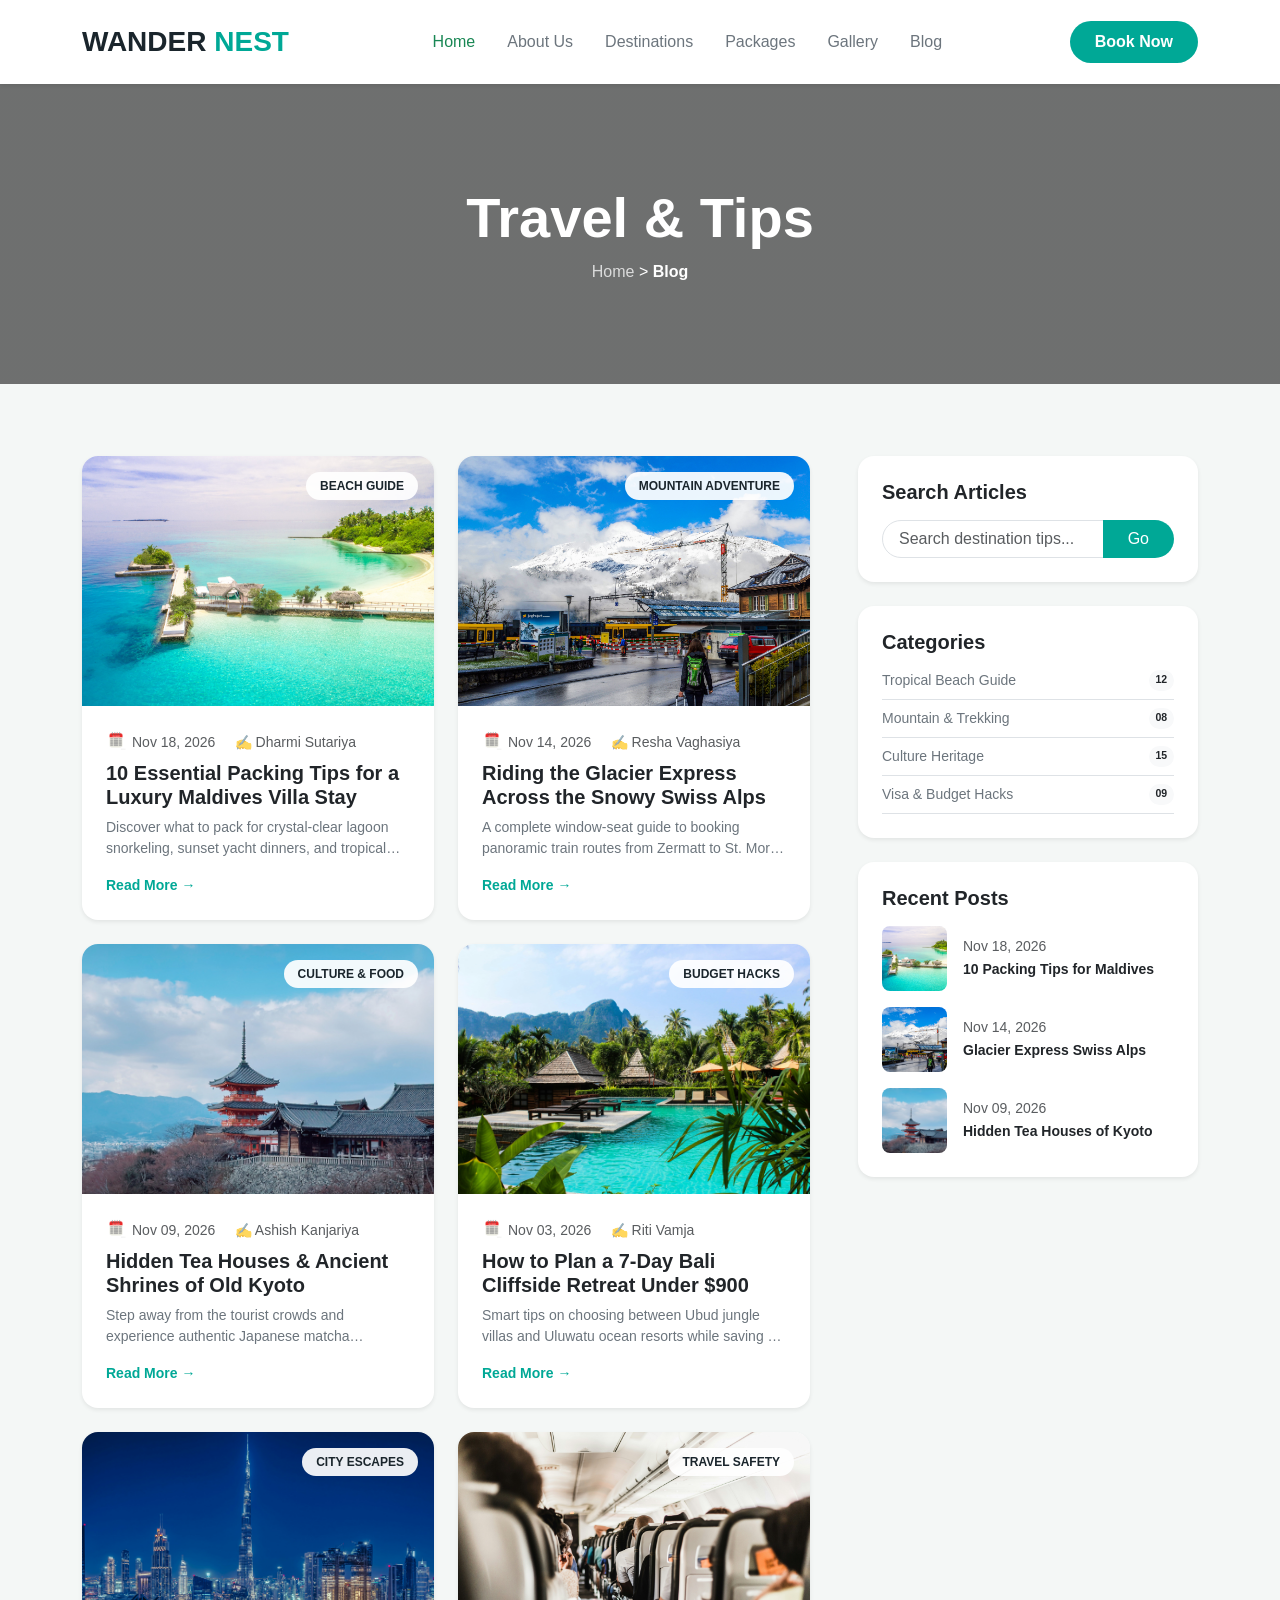
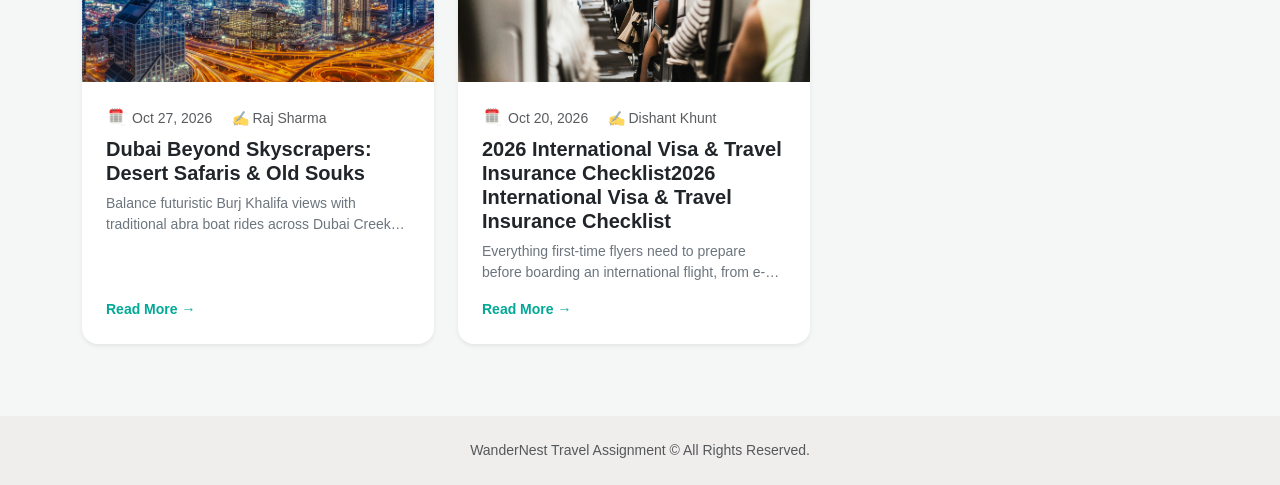
<file: blog.html>
<!DOCTYPE html>
<html lang="en">
<head>
    <meta charset="UTF-8">
    <meta name="viewport" content="width=device-width, initial-scale=1.0">
    <title>Travel Blog &amp; Stories - WanderNest Travel Agency</title>
    <!-- Bootstrap -->
    <link rel="stylesheet" href="./assets/plugins/bootstrap/bootstrap.min.css">
    <!-- External Style Sheet -->
    <link rel="stylesheet" href="./assets/css/style.css">
    <link rel="stylesheet" href="./assets/css/responsive.css">
</head>
<body>
    <!-- Header -->
    <header class="sticky-top shadow-sm bg-white">
        <nav class="navbar navbar-expand-lg navbar-light py-3">
            <div class="container">
                <a class="navbar-brand fw-bold fs-3 text-uppercase" href="index.html" style="color: var(--dark-slate-grey);">
                    Wander <span style="color: var(--primary-travel-teal);">Nest</span>
                </a>

                <!-- Fluid Harmburger Reponsive Toggle Mechinism Trigger Button -->
                <button class="navbar-toggler border-0" type="button" data-bs-toggle="collapse" 
                    data-bs-target="#wandernest_global_nav" aria-controls="wandernest_global_nav"
                    aria-expanded="false" aria-label="Toggle navigation">
                    <span class="navbar-toggler-icon"></span>
                </button>

                <!-- Menu Directory FLex columns wrapper Links grid -->
                <div class="collapse navbar-collapse" id="wandernest_global_nav">
                    <ul class="navbar-nav mx-auto mb-2 mb-lg-0 gap-3 fw-medium">
                        <li class="nav-item">
                            <a class="nav-link active px-2 text-success" href="index.html">Home</a>
                        </li>
                        <li class="nav-item">
                            <a class="nav-link px-2 text-secondary" href="about.html">About Us</a>
                        </li>
                        <li class="nav-item">
                            <a class="nav-link px-2 text-secondary" href="destinations.html">Destinations</a>
                        </li>
                        <li class="nav-item">
                            <a class="nav-link px-2 text-secondary" href="packages.html">Packages</a>
                        </li>
                        <li class="nav-item">
                            <a class="nav-link px-2 text-secondary" href="gallery.html">Gallery</a>
                        </li>
                        <li class="nav-item">
                            <a class="nav-link px-2 text-secondary" href="blog.html">Blog</a>
                        </li>
                    </ul>

                    <!-- Booking Triggler Control Module -->
                    <div class="d-flex">
                        <a href="contact.html" class="btn px-4 py-2 rounded-pill fw-semibold text-white" 
                        style="background-color: var(--primary-travel-teal); transition: var(--transition-smooth);">
                            Book Now
                        </a>
                    </div>
                </div>
            </div>
        </nav>
    </header>
    <main>
        <section class="packages_banner_section text-white d-flex align-items-center justify-content-center">
            <div class="container text-center wow animate_animated animate_fadeIn">
                <h1 class="display-4 fw-bold">Travel &amp; Tips</h1>
                <nav class="breadcrumb_trail fs-6 mt-2">
                    <a href="index.html" class="text-white opacity-75">Home</a> &gt; <span class="text-white fw-semibold">Blog</span>
                </nav>
            </div>
        </section>

        <!-- Blog Card List -->
        <section class="py-5">
            <div class="container py-4">
                <div class="row g-5">
                    <!-- LEFT COLUMN: 6 BLOG CARD GRID -->
                    <div class="col-12 col-lg-8">
                        <div class="row g-4" id="blogCardContainer">

                            <!-- Blog 01: -->
                            <div class="col-12 col-md-6 blog_card_item">
                                <article class="tour_card_wrapper bg-white shadow-sm h-100 border-0">
                                    <div class="tour_img_shell position-relative">
                                        <span class="category_tag_badge position-absolute">Beach Guide</span>
                                        <img src="./assets/images/destination/Maldives.jpg" alt="Maldives Packing">
                                    </div>
                                    <div class="p-4 d-flex flex-column flex-grow-1">
                                        <div class="text-muted small mb-2">
                                            <img src="./assets/images/icon/calendar.png" alt="Calendar" class="calendar_icon">Nov 18, 2026 &nbsp; &nbsp; ✍️ Dharmi Sutariya
                                        </div>
                                        <h5 class="fw-bold text-dark mb-2">10 Essential Packing Tips for a Luxury Maldives Villa Stay</h5>
                                        <p class="text-secondary small clamped_desc mb-3">
                                            Discover what to pack for crystal-clear lagoon snorkeling, sunset yacht dinners, and tropical island hopping without overpacking.
                                        </p>
                                        <a href="destination-detail.html" class="explore_link_btn fw-bold mt-auto">Read More →</a>
                                    </div>
                                </article>
                            </div>

                            <!-- Blog 02: -->
                            <div class="col-12 col-md-6 blog_card_item">
                                <article class="tour_card_wrapper bg-white shadow-sm h-100 border-0">
                                    <div class="tour_img_shell position-relative">
                                        <span class="category_tag_badge position-absolute">Mountain Adventure</span>
                                        <img src="./assets/images/destination/Swiss_alps.jpg" alt="Swiss Rail">
                                    </div>
                                    <div class="p-4 d-flex flex-column flex-grow-1">
                                        <div class="text-muted small mb-2">
                                            <img src="./assets/images/icon/calendar.png" alt="Calendar" class="calendar_icon">Nov 14, 2026 &nbsp; &nbsp; ✍️ Resha Vaghasiya
                                        </div>
                                        <h5 class="fw-bold text-dark mb-2">Riding the Glacier Express Across the Snowy Swiss Alps</h5>
                                        <p class="text-secondary small clamped_desc mb-3">
                                            A complete window-seat guide to booking panoramic train routes from Zermatt to St. Moritz during peak winter snowfall.
                                        </p>
                                        <a href="destination-detail.html" class="explore_link_btn fw-bold mt-auto">Read More →</a>
                                    </div>
                                </article>
                            </div>

                            <!-- Blog 03: -->
                            <div class="col-12 col-md-6 blog_card_item">
                                <article class="tour_card_wrapper bg-white shadow-sm h-100 border-0">
                                    <div class="tour_img_shell position-relative">
                                        <span class="category_tag_badge position-absolute">Culture &amp; Food</span>
                                        <img src="./assets/images/destination/kyoto.jpg" alt="Kyoto Temple">
                                    </div>
                                    <div class="p-4 d-flex flex-column flex-grow-1">
                                        <div class="text-muted small mb-2">
                                            <img src="./assets/images/icon/calendar.png" alt="Calendar" class="calendar_icon">Nov 09, 2026 &nbsp; &nbsp; ✍️ Ashish Kanjariya
                                        </div>
                                        <h5 class="fw-bold text-dark mb-2">Hidden Tea Houses &amp; Ancient Shrines of Old Kyoto</h5>
                                        <p class="text-secondary small clamped_desc mb-3">
                                            Step away from the tourist crowds and experience authentic Japanese matcha ceremonies in historic wooden alleys.
                                        </p>
                                        <a href="destination-detail.html" class="explore_link_btn fw-bold mt-auto">Read More →</a>
                                    </div>
                                </article>
                            </div>

                            <!-- Blog 04: -->
                            <div class="col-12 col-md-6 blog_card_item">
                                <article class="tour_card_wrapper bg-white shadow-sm h-100 border-0">
                                    <div class="tour_img_shell position-relative">
                                        <span class="category_tag_badge position-absolute">Budget Hacks</span>
                                        <img src="./assets/images/destination/bali_villa.jpg" alt="Bali Villas">
                                    </div>
                                    <div class="p-4 d-flex flex-column flex-grow-1">
                                        <div class="text-muted small mb-2">
                                            <img src="./assets/images/icon/calendar.png" alt="Calendar" class="calendar_icon">Nov 03, 2026 &nbsp; &nbsp; ✍️ Riti Vamja
                                        </div>
                                        <h5 class="fw-bold text-dark mb-2">How to Plan a 7-Day Bali Cliffside Retreat Under $900</h5>
                                        <p class="text-secondary small clamped_desc mb-3">
                                            Smart tips on choosing between Ubud jungle villas and Uluwatu ocean resorts while saving on private airport transfers.
                                        </p>
                                        <a href="destination-detail.html" class="explore_link_btn fw-bold mt-auto">Read More →</a>
                                    </div>
                                </article>
                            </div>

                            <!-- Blog 05: -->
                            <div class="col-12 col-md-6 blog_card_item">
                                <article class="tour_card_wrapper bg-white shadow-sm h-100 border-0">
                                    <div class="tour_img_shell position-relative">
                                        <span class="category_tag_badge position-absolute">City Escapes</span>
                                        <img src="./assets/images/destination/dubai.jpg" alt="Dubai">
                                    </div>
                                    <div class="p-4 d-flex flex-column flex-grow-1">
                                        <div class="text-muted small mb-2">
                                            <img src="./assets/images/icon/calendar.png" alt="Calendar" class="calendar_icon">Oct 27, 2026 &nbsp; &nbsp; ✍️ Raj Sharma
                                        </div>
                                        <h5 class="fw-bold text-dark mb-2">Dubai Beyond Skyscrapers: Desert Safaris & Old Souks</h5>
                                        <p class="text-secondary small clamped_desc mb-3">
                                            Balance futuristic Burj Khalifa views with traditional abra boat rides across Dubai Creek and stargazing desert camps.
                                        </p>
                                        <a href="destination-detail.html" class="explore_link_btn fw-bold mt-auto">Read More →</a>
                                    </div>
                                </article>
                            </div>

                            <!-- Blog 06: -->
                            <div class="col-12 col-md-6 blog_card_item">
                                <article class="tour_card_wrapper bg-white shadow-sm h-100 border-0">
                                    <div class="tour_img_shell position-relative">
                                        <span class="category_tag_badge position-absolute">Travel Safety</span>
                                        <img src="./assets/images/travel_img/Travel_safety.jpg" alt="Travel">
                                    </div>
                                    <div class="p-4 d-flex flex-column flex-grow-1">
                                        <div class="text-muted small mb-2">
                                            <img src="./assets/images/icon/calendar.png" alt="Calendar" class="calendar_icon">Oct 20, 2026 &nbsp; &nbsp; ✍️ Dishant Khunt
                                        </div>
                                        <h5 class="fw-bold text-dark mb-2">2026 International Visa & Travel Insurance Checklist2026 International Visa & Travel Insurance Checklist</h5>
                                        <p class="text-secondary small clamped_desc mb-3">
                                            Everything first-time flyers need to prepare before boarding an international flight, from e-visas to medical coverage.
                                        </p>
                                        <a href="destination-detail.html" class="explore_link_btn fw-bold mt-auto">Read More →</a>
                                    </div>
                                </article>
                            </div>

                        </div>
                    </div>

                    <!-- RIGHT COLUMN: SIDEBAR WIDGETS -->
                    <aside class="col-12 col-lg-4">
                        <!-- Search Widget -->
                        <div class="bg-white p-4 rounded-4 shadow-sm mb-4">
                            <h5 class="fw-bold text-dark mb-3">Search Articles</h5>
                            <div class="input-group">
                                <input type="text" id="blogSearchInput" class="form-control rounded-start-pill px-3" placeholder="Search destination tips...">
                                <button class="btn text-white rounded-end-pill px-4" type="button" style="background-color: var(--primary-travel-teal);">Go</button>
                            </div>
                        </div>

                        <!-- Categories Widget -->
                        <div class="bg-white p-4 rounded-4 shadow-sm mb-4">
                            <h5 class="fw-bold text-dark mb-3">Categories</h5>
                            <ul class="list-unstyled d-flex flex-column gap-2 m-0 small">
                                <li class="d-flex justify-content-between border-bottom pb-2">
                                    <a href="#" class="text-secondary fw-medium">Tropical Beach Guide</a>
                                    <span class="badge bg-light text-dark rounded-pill">12</span>
                                </li>
                                <li class="d-flex justify-content-between border-bottom pb-2">
                                    <a href="#" class="text-secondary fw-medium">Mountain &amp; Trekking</a>
                                    <span class="badge bg-light text-dark rounded-pill">08</span>
                                </li>
                                <li class="d-flex justify-content-between border-bottom pb-2">
                                    <a href="#" class="text-secondary fw-medium">Culture Heritage</a>
                                    <span class="badge bg-light text-dark rounded-pill">15</span>
                                </li>
                                <li class="d-flex justify-content-between border-bottom pb-2">
                                    <a href="#" class="text-secondary fw-medium">Visa &amp; Budget Hacks</a>
                                    <span class="badge bg-light text-dark rounded-pill">09</span>
                                </li>
                            </ul>
                        </div>

                        <!-- Recent Post Widget -->
                        <div class="bg-white p-4 rounded-4 shadow-sm">
                            <h5 class="fw-bold text-dark mb-3">Recent Posts</h5>
                            <div class="d-flex flex-column gap-3">
                                <div class="d-flex align-items-center gap-3">
                                    <img src="./assets/images/destination/Maldives.jpg" class="rounded-3" style="width: 65px; height: 65px; object-fit: cover;" alt="Recent 1">
                                    <div>
                                        <span class="text-muted small d-block">Nov 18, 2026</span>
                                        <a href="destination-detail.html" class="fw-bold text-dark small">10 Packing Tips for Maldives</a>
                                    </div>
                                </div>
                                <div class="d-flex align-items-center gap-3">
                                    <img src="./assets/images/destination/Swiss_alps.jpg" class="rounded-3" style="width: 65px; height: 65px; object-fit: cover;" alt="Recent 2">
                                    <div>
                                        <span class="text-muted small d-block">Nov 14, 2026</span>
                                        <a href="destination-detail.html" class="fw-bold text-dark small">Glacier Express Swiss Alps</a>
                                    </div>
                                </div>
                                <div class="d-flex align-items-center gap-3">
                                    <img src="./assets/images/destination/kyoto.jpg" class="rounded-3" style="width: 65px; height: 65px; object-fit: cover;" alt="Recent 3">
                                    <div>
                                        <span class="text-muted small d-block">Nov 09, 2026</span>
                                        <a href="destination-detail.html" class="fw-bold text-dark small">Hidden Tea Houses of Kyoto</a>
                                    </div>
                                </div>
                            </div>
                        </div>
                    </aside>
                </div>
            </div>
        </section>
    </main>
    <!-- Footer Area -->
    <footer style="background-color: #f0eeed;" class="py-4 text-center text-muted small">
        WanderNest Travel Assignment &copy; All Rights Reserved.
    </footer>

    <script src="assets/plugins/jquery.min.js"></script>
    <script src="assets/plugins/bootstrap/bootstrap.bundle.min.js"></script>
    <script src="assets/plugins/wow.min.js"></script>

    <script>
        new WOW({ animateClass: 'animate__animated' }).init();

        // Live Sidebar Blog Search Filter
        document.getElementById('blogSearchInput').addEventListener('keyup', function() {
            const query = this.value.toLowerCase();
            document.querySelectorAll('.blog_card_item').forEach(card => {
                const text = card.innerText.toLowerCase();
                card.style.display = text.includes(query) ? 'block' : 'none';
            });
        });
    </script>
</body>
</html>
</file>
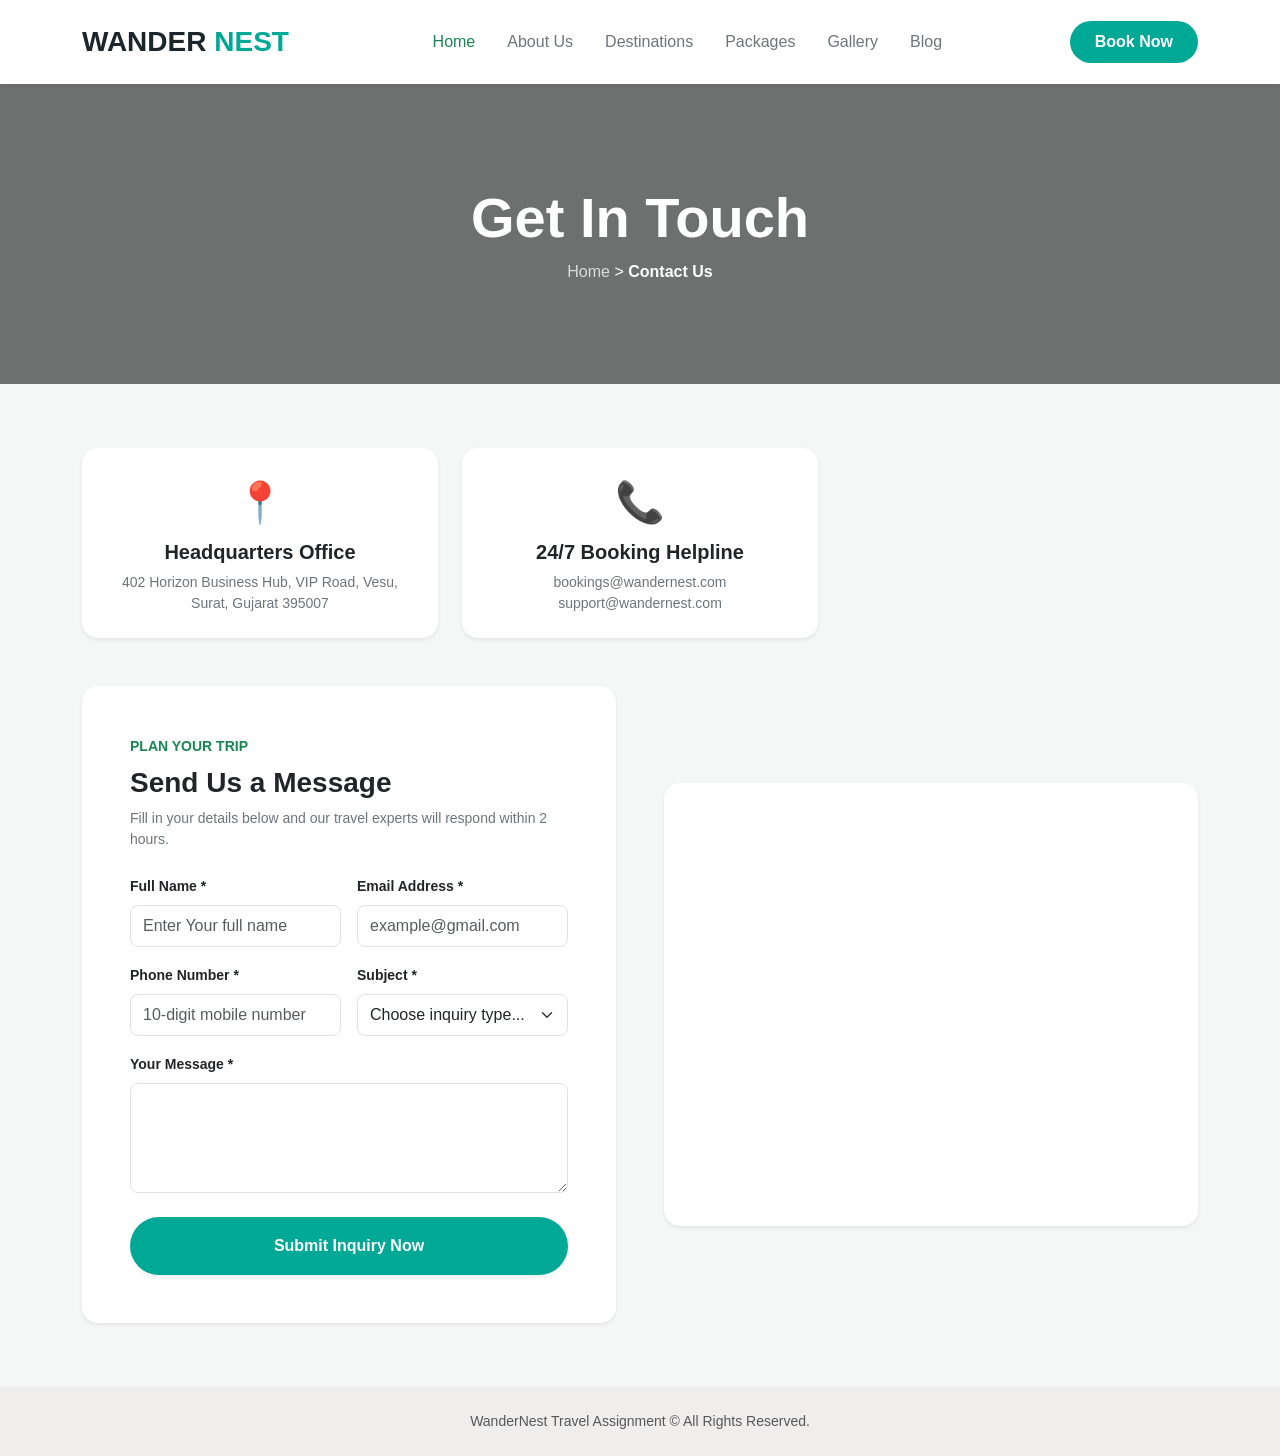
<file: contact.html>
<!DOCTYPE html>
<html lang="en">
<head>
    <meta charset="UTF-8">
    <meta name="viewport" content="width=device-width, initial-scale=1.0">
    <title>Contact &amp; Book Now - WanderNest Travel Agency</title>

    <!-- Bootstrap 5 CSS -->
    <link rel="stylesheet" href="./assets/plugins/bootstrap/bootstrap.min.css">
    <!-- Custom External CSS -->
    <link rel="stylesheet" href="/assets/css/style.css">
    <link rel="stylesheet" href="./assets/css/responsive.css">
</head>
<body>
    <!-- Header -->
    <header class="sticky-top shadow-sm bg-white">
        <nav class="navbar navbar-expand-lg navbar-light py-3">
            <div class="container">
                <a class="navbar-brand fw-bold fs-3 text-uppercase" href="index.html" style="color: var(--dark-slate-grey);">
                    Wander <span style="color: var(--primary-travel-teal);">Nest</span>
                </a>

                <!-- Fluid Harmburger Reponsive Toggle Mechinism Trigger Button -->
                <button class="navbar-toggler border-0" type="button" data-bs-toggle="collapse" 
                    data-bs-target="#wandernest_global_nav" aria-controls="wandernest_global_nav"
                    aria-expanded="false" aria-label="Toggle navigation">
                    <span class="navbar-toggler-icon"></span>
                </button>

                <!-- Menu Directory FLex columns wrapper Links grid -->
                <div class="collapse navbar-collapse" id="wandernest_global_nav">
                    <ul class="navbar-nav mx-auto mb-2 mb-lg-0 gap-3 fw-medium">
                        <li class="nav-item">
                            <a class="nav-link active px-2 text-success" href="index.html">Home</a>
                        </li>
                        <li class="nav-item">
                            <a class="nav-link px-2 text-secondary" href="about.html">About Us</a>
                        </li>
                        <li class="nav-item">
                            <a class="nav-link px-2 text-secondary" href="destinations.html">Destinations</a>
                        </li>
                        <li class="nav-item">
                            <a class="nav-link px-2 text-secondary" href="packages.html">Packages</a>
                        </li>
                        <li class="nav-item">
                            <a class="nav-link px-2 text-secondary" href="gallery.html">Gallery</a>
                        </li>
                        <li class="nav-item">
                            <a class="nav-link px-2 text-secondary" href="blog.html">Blog</a>
                        </li>
                    </ul>

                    <!-- Booking Triggler Control Module -->
                    <div class="d-flex">
                        <a href="contact.html" class="btn px-4 py-2 rounded-pill fw-semibold text-white" 
                        style="background-color: var(--primary-travel-teal); transition: var(--transition-smooth);">
                            Book Now
                        </a>
                    </div>
                </div>
            </div>
        </nav>
    </header>
    <main>
        <section class="contact_banner_section text-white d-flex align-items-center justify-content-center">
            <div class="container text-center wow animate__animated animate_fadeIn">
                <h1 class="display-4 fw-bold">Get In Touch</h1>
                <nav class="breadcrumb_trail fs-6 mt-2">
                    <a href="index.html" class="text-white opacity-75">Home</a> &gt; <span class="text-white fw-semibold">Contact Us</span>
                </nav>
            </div>
        </section>

        <!-- ADDRESS INFO CARDS -->
        <section class="py-5">
            <div class="container py-3">
                <div class="row g-4 mb-5 text-center">
                    <div class="col-12 col-md-4">
                        <div class="icon_box_card bg-white p-4 rounded-4 shadow-sm h-100">
                            <div class="fs-1 mb-2">📍</div>
                            <h5 class="fw-bold text-dark">Headquarters Office</h5>
                            <p class="text-secondary small m-0">
                                402 Horizon Business Hub, VIP Road, Vesu, Surat, Gujarat 395007
                            </p>
                        </div>
                    </div>
                    <div class="col-12 col-md-4">
                        <div class="icon_box_card bg-white p-4 rounded-4 shadow-sm h-100">
                            <div class="fs-1 mb-2">📞</div>
                            <h5 class="fw-bold text-dark">24/7 Booking Helpline</h5>
                            <p class="text-secondary small m-0">
                                bookings@wandernest.com<br>support@wandernest.com
                            </p>
                        </div>
                    </div>
                </div>

                <!-- CONTACT FORM (VALIDATION) + GOOGLE MAP -->
                <div class="row g-5 align-items-center">
                    <!-- LEFT: Validate Contact Form -->
                    <div class="col-12 col-lg-6">
                        <div class="bg-white p-4 p-md-5 rounded-4 shadow-sm h-100">
                            <span class="text-uppercase fw-bold text-success small">Plan Your Trip</span>
                            <h3 class="fw-bold text-dark my-2">Send Us a Message</h3>
                            <p class="text-secondary small mb-4">
                                Fill in your details below and our travel experts will respond within 2 hours.
                            </p>

                            <form id="contactBookingForm">
                                <div class="row g-3">
                                    <div class="col-12 col-md-6">
                                        <label class="form-label small fw-bold text-dark">Full Name *</label>
                                        <input type="text" class="form-control rounded-3 py-2" placeholder="Enter Your full name" minlength="3" required>
                                    </div>
                                    <div class="col-12 col-md-6">
                                        <label class="form-label small fw-bold text-dark">Email Address *</label>
                                        <input type="text" class="form-control rounded-3 py-2" placeholder="example@gmail.com" required>
                                    </div>
                                    <div class="col-12 col-md-6">
                                        <label class="form-label small fw-bold text-dark">Phone Number *</label>
                                        <input type="text" class="form-control rounded-3 py-2" placeholder="10-digit mobile number" pattern="[0-9]{10}" title="Please Enter a 10 digits phone number" required>
                                    </div>
                                    <div class="col-12 col-md-6">
                                        <label class="form-label small fw-bold text-dark">Subject *</label>
                                        <select class="form-select rounded-3 py-2 required">
                                            <option value="">Choose inquiry type...</option>
                                            <option value="booking">Tour Package Booking</option>
                                            <option value="custom">Custom Itinerary Request</option>
                                            <option value="visa">Visa &amp; Flight Support</option>
                                        </select>
                                    </div>
                                    <div class="col-12">
                                        <label class="form-label small fw-bold text-dark">Your Message *</label>
                                        <textarea class="form-control rounded-3" rows="4" placeholder="Tell us your preferred destination, dates, and number of guests..."
                                            minlength="10" required>
                                        </textarea>
                                    </div>
                                    <div class="col-12 mt-4">
                                        <button type="submit" class="btn w-100 py-3 rounded-pill fw-bold text-white shadow-sm" style="background-color: var(--primary-travel-teal);">
                                            Submit Inquiry Now
                                        </button>
                                    </div>
                                </div>
                            </form>
                        </div>
                    </div>

                    <!-- Right: Google Map Iframe -->
                    <div class="col-12 col-lg-6">
                        <div class="bg-white p-2 rounded-4 shadow-sm h-100 overflow-hidden" style="min-height: 420px;">
                            <iframe 
                                src="https://www.google.com/maps/embed?pb=!1m18!1m12!1m3!1d119066.41709455666!2d72.73988484335938!3d21.159340299999998!2m3!1f0!2f0!3f0!3m2!1i1024!2i768!4f13.1!3m3!1m2!1s0x3be04e59411d1563%3A0xfe4558290938b042!2sSurat%2C%20Gujarat!5e0!3m2!1sen!2sin!4v1700000000000!5m2!1sen!2sin" 
                                width="100%" 
                                height="100%" 
                                style="border:0; border-radius: 14px; min-height: 420px;" 
                                allowfullscreen="" 
                                loading="lazy" 
                                referrerpolicy="no-referrer-when-downgrade">
                            </iframe>
                        </div>
                    </div>
                </div>
            </div>
        </section>
    </main>

    <!-- WORKING BOOTSTRAP SUCCESS MODAL -->
    <div class="modal fade" id="bookingSuccessModal" tabindex="1" aria-hidden="true">
        <div class="modal-dialog modal-dialog-centered">
            <div class="modal-content rounded-4 border-0 shadow p-4 text-center">
                <div class="modal-body">
                    <div class="display-3 text-success mb-3">✅</div>
                    <h3 class="fw-bold text-dark">Inquiry Sent Successfully!</h3>
                    <p class="text-secondary small mt-2 mb-4">
                        Thank you form contacting <strong>WanderNest</strong>. Our senior travel consultant has received your request and will call or email you shortly.
                    </p>
                    <button type="button" class="btn px-5 py-2 rounded-pill fw-bold text-white" data-bs-dismiss="modal" style="background-color: var(--primary-travel-teal);">
                        Done
                    </button>
                </div>
            </div>
        </div>
    </div>

    <!-- Footer Area -->
    <footer style="background-color: #f0eeed;" class="py-4 text-center text-muted small">
        WanderNest Travel Assignment &copy; All Rights Reserved.
    </footer>

    <script src="assets/plugins/jquery.min.js"></script>
    <script src="assets/plugins/bootstrap/bootstrap.bundle.min.js"></script>
    <script src="assets/plugins/wow.min.js"></script>

    <script>
        new WOW({ animateClass: 'animate__animated' }).init();

        // Form Submit Handler -> Triggers Bootstrap Modal
        document.getElementById('contactBookingForm').addEventListener('submit', function(e) {
            e.preventDefault();
            const successModal = new bootstrap.Modal(document.getElementById('bookingSuccessModal'));
            successModal.show();
            this.reset();
        });
    </script>

</body>
</html>
</file>
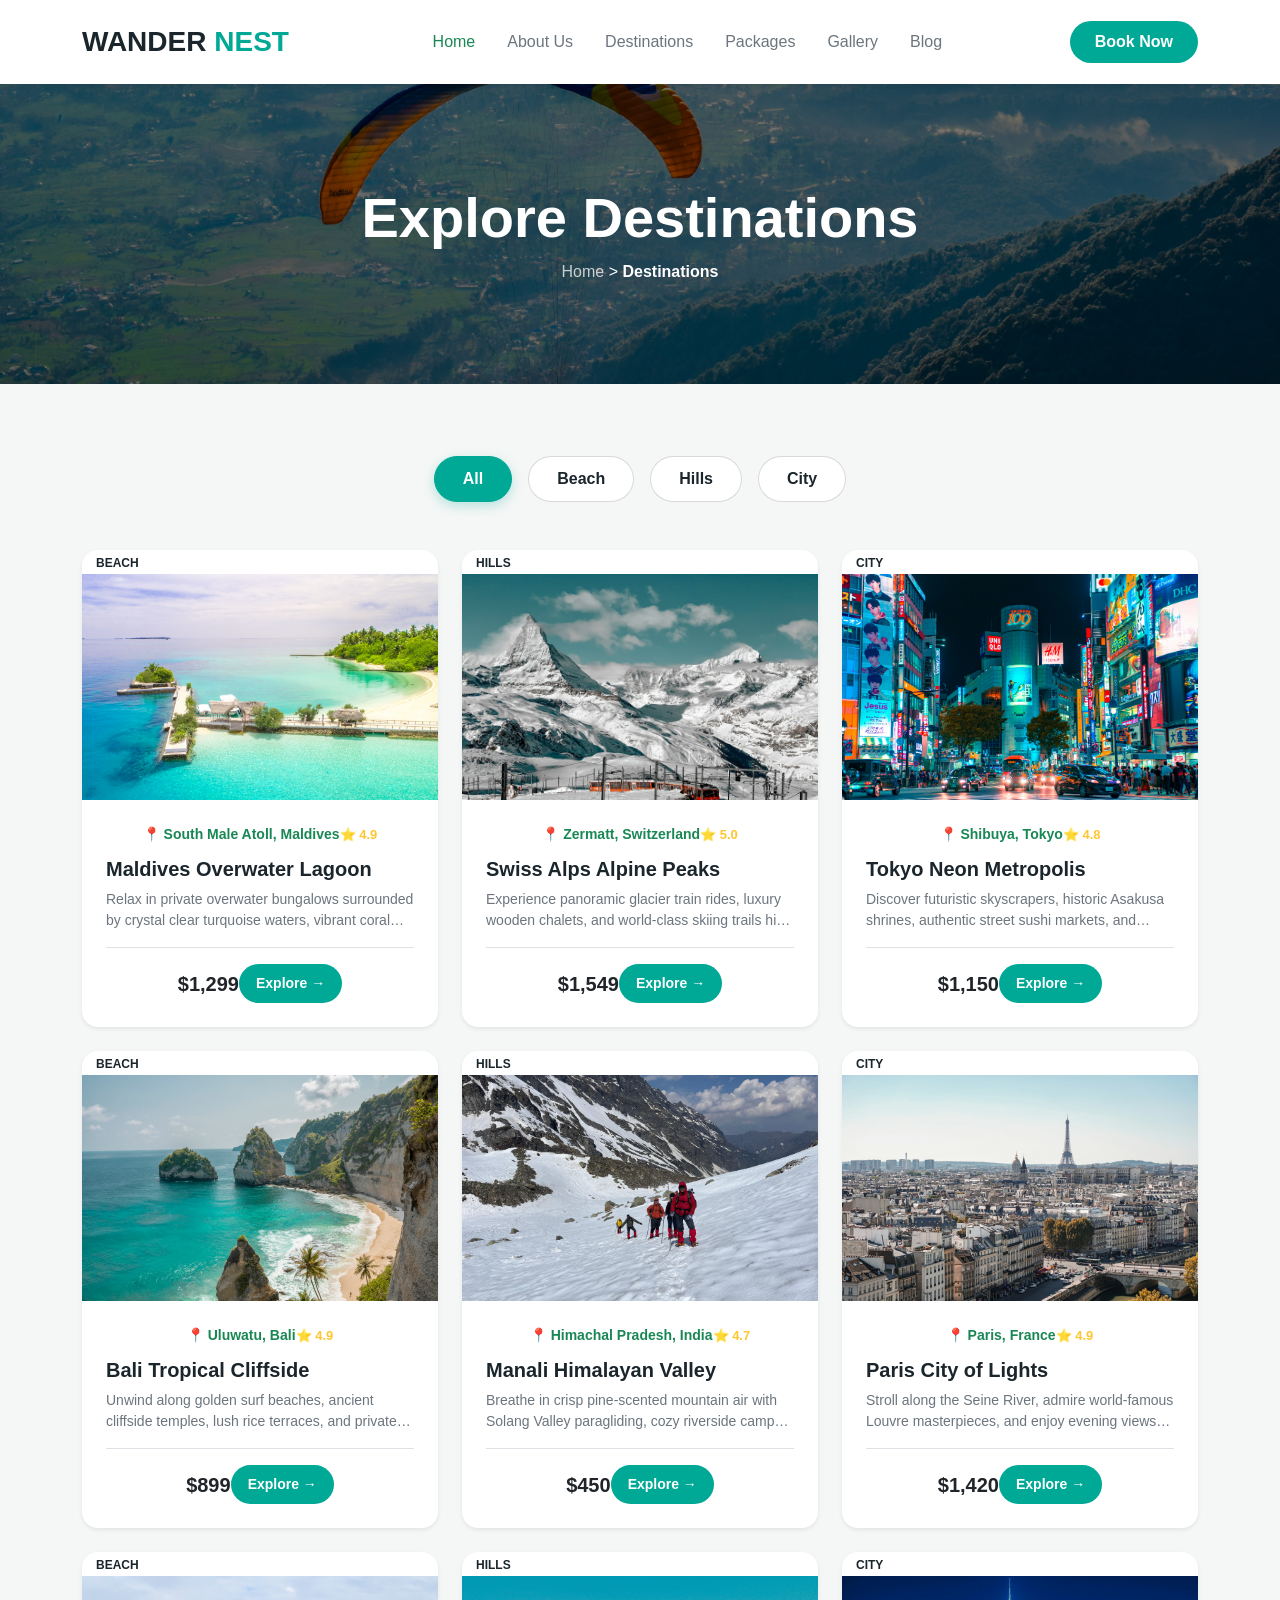
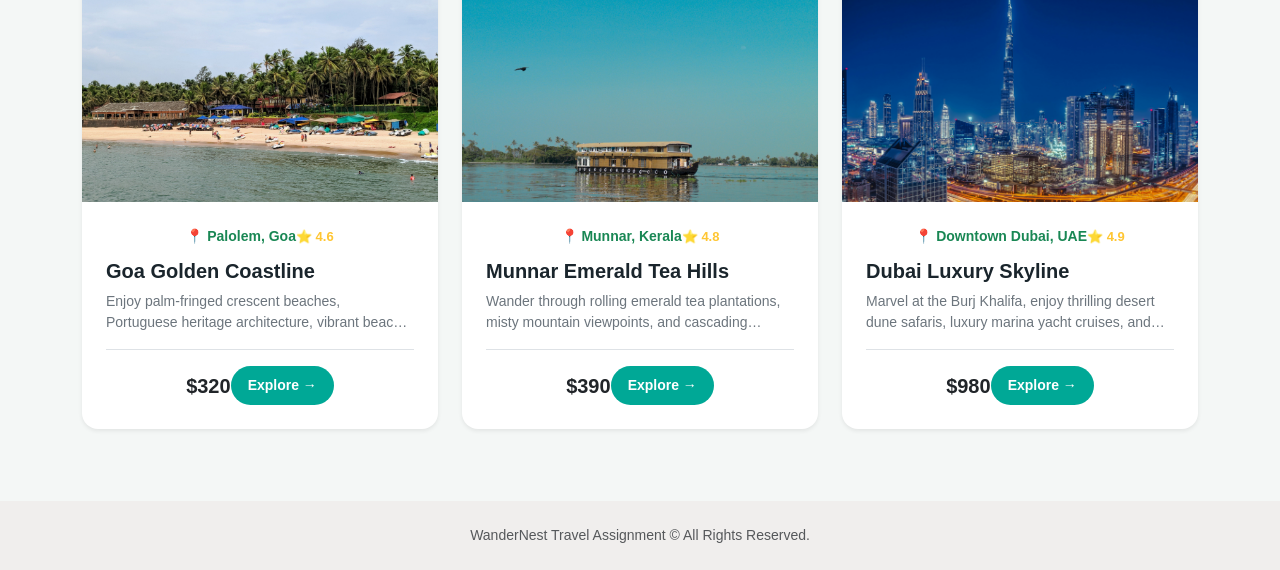
<file: destinations.html>
<!DOCTYPE html>
<html lang="en">
<head>
    <meta charset="UTF-8">
    <meta name="viewport" content="width=device-width, initial-scale=1.0">
    <title>Destinations - WanderNest Travel Agency</title>
    <!-- Bootstrap CSS -->
    <link rel="stylesheet" href="./assets/plugins/bootstrap/bootstrap.min.css">
    <!-- Animation Module -->
    <link
        rel="stylesheet"
        href="https://cdnjs.cloudflare.com/ajax/libs/animate.css/4.1.1/animate.min.css"
    />
    <!-- Custom External CSS -->
    <link rel="stylesheet" href="./assets/css/style.css">
    <link rel="stylesheet" href="./assets/css/responsive.css">
</head>
<body>
    <!-- HEADER -->
    <header class="sticky-top shadow-sm bg-white">
        <nav class="navbar navbar-expand-lg navbar-light py-3">
            <div class="container">
                <a class="navbar-brand fw-bold fs-3 text-uppercase" href="index.html" style="color: var(--dark-slate-grey);">
                    Wander <span style="color: var(--primary-travel-teal);">Nest</span>
                </a>

                <!-- Fluid Harmburger Reponsive Toggle Mechinism Trigger Button -->
                <button class="navbar-toggler border-0" type="button" data-bs-toggler="collapse" 
                    data-bs-target="#wandernest_global_nav" aria-controls="wandernest_global_nav"
                    aria-expanded="false" aria-label="Toggle navigation">
                    <span class="navbar-toggler-icon"></span>
                </button>

                <!-- Menu Directory FLex columns wrapper Links grid -->
                <div class="collapse navbar-collapse" id="wandernest_global_nav">
                    <ul class="navbar-nav mx-auto mb-2 mb-lg-0 gap-3 fw-medium">
                        <li class="nav-item">
                            <a class="nav-link active px-2 text-success" href="index.html">Home</a>
                        </li>
                        <li class="nav-item">
                            <a class="nav-link px-2 text-secondary" href="about.html">About Us</a>
                        </li>
                        <li class="nav-item">
                            <a class="nav-link px-2 text-secondary" href="destinations.html">Destinations</a>
                        </li>
                        <li class="nav-item">
                            <a class="nav-link px-2 text-secondary" href="packages.html">Packages</a>
                        </li>
                        <li class="nav-item">
                            <a class="nav-link px-2 text-secondary" href="gallery.html">Gallery</a>
                        </li>
                        <li class="nav-item">
                            <a class="nav-link px-2 text-secondary" href="blog.html">Blog</a>
                        </li>
                    </ul>

                    <!-- Booking Triggler Control Module -->
                    <div class="d-flex">
                        <a href="contact.html" class="btn px-4 py-2 rounded-pill fw-semibold text-white" 
                        style="background-color: var(--primary-travel-teal); transition: var(--transition-smooth);">
                            Book Now
                        </a>
                    </div>
                </div>
            </div>
        </nav>
    </header>
    <main>
        <!-- Page Banner With BreadCrumb -->
        <section class="dest_banner_section text-white d-flex align-items-center justify-content-center">
            <div class="container text-center wow animate_animated animate_fadeIn">
                <h1 class="display-4 fw-bold">Explore Destinations</h1>
                <nav class="breadcrumb_trail fs-6 mt-2">
                    <a href="index.html" class="text-white opacity-75">Home</a> &gt; <span class="text-white fw-semibold">Destinations</span>
                </nav>
            </div>
        </section>

        <!-- Destinations Grid -->
        <section class="destinations_catelog py-5">
            <div class="container py-4">
                <div class="d-flex justify-content-center flex-wrap gap-3 mb-5 wow animate_animated animate_fadeInUp">
                    <button class="btn filter_btn active_filter" onclick="filterDestinations('all',this)">All</button>
                    <button class="btn filter_btn" onclick="filterDestinations('beach',this)">Beach</button>
                    <button class="btn filter_btn" onclick="filterDestinations('hills',this)">Hills</button>
                    <button class="btn filter_btn" onclick="filterDestinations('city',this)">City</button>
                </div>

                <div class="row g-4" id="destinations_grid">
                    <!-- Card 01: Mardives (Beach) -->
                    <div class="col-12 col-md-6 col-lg-4 dest_item" data-category="beach">
                        <div class="tour_card_wrapper shadow-sm bg-white h-100 border-0">
                            <div class="tour_img_shell position-relative">
                                <span class="category_tag_badge position-absoulte">Beach</span>
                                <img src="./assets/images/destination/Maldives.jpg" alt="Maldives" class="img-fluid">
                            </div>
                            <div class="tour_body_content p-4 d-flex flex-column flex-grow-1">
                                <div class="d-flex justify-content-center align-items-center mb-1">
                                    <span class="text-success small fw-bold">📍 South Male Atoll, Maldives</span>
                                    <span class="tour_rating fw-bold">⭐ 4.9</span>
                                </div>
                                <h4 class="tour_item_title my-2">Maldives Overwater Lagoon</h4>
                                <p class="text-secondary small clamped_desc mb-3">
                                    Relax in private overwater bungalows surrounded by crystal clear turquoise waters, vibrant coral reefs, and sunset cruises.
                                </p>
                                <div class="tour_footer_action border-top pt-3 mt-auto d-flex justify-content-center align-items-center">
                                    <span class="fs-5 fw-bold text-dark">$1,299</span>
                                    <a href="destination-detail.html" class="btn btn-sm px-3 py-2 rounded-pill text-white fw-semibold"
                                    style="background-color: var(--primary-travel-teal);">Explore →</a>
                                </div>
                            </div>
                        </div>
                    </div>

                    <!-- Card 02: Swiss Alps (Hills) -->
                    <div class="col-12 col-md-6 col-lg-4 dest_item" data-category="hills">
                        <div class="tour_card_wrapper shadow-sm bg-white h-100 border-0">
                            <div class="tour_img_shell position-relative">
                                <span class="category_tag_badge position-absoulte">Hills</span>
                                <img src="./assets/images/destination/switezaland.jpg" alt="Zermatt" class="img-fluid">
                            </div>
                            <div class="tour_body_content p-4 d-flex flex-column flex-grow-1">
                                <div class="d-flex justify-content-center align-items-center mb-1">
                                    <span class="text-success small fw-bold">📍 Zermatt, Switzerland</span>
                                    <span class="tour_rating fw-bold">⭐ 5.0</span>
                                </div>
                                <h4 class="tour_item_title my-2">Swiss Alps Alpine Peaks</h4>
                                <p class="text-secondary small clamped_desc mb-3">
                                    Experience panoramic glacier train rides, luxury wooden chalets, and world-class skiing trails high in the snowy Alps.
                                </p>
                                <div class="tour_footer_action border-top pt-3 mt-auto d-flex justify-content-center align-items-center">
                                    <span class="fs-5 fw-bold text-dark">$1,549</span>
                                    <a href="destination-detail.html" class="btn btn-sm px-3 py-2 rounded-pill text-white fw-semibold"
                                    style="background-color: var(--primary-travel-teal);">Explore →</a>
                                </div>
                            </div>
                        </div>
                    </div>

                    <!-- Card 03: Tokyo (City) -->
                    <div class="col-12 col-md-6 col-lg-4 dest_item" data-category="city">
                        <div class="tour_card_wrapper shadow-sm bg-white h-100 border-0">
                            <div class="tour_img_shell position-relative">
                                <span class="category_tag_badge position-absoulte">city</span>
                                <img src="./assets/images/destination/tokyo.jpg" alt="Tokyo Japan" class="img-fluid">
                            </div>
                            <div class="tour_body_content p-4 d-flex flex-column flex-grow-1">
                                <div class="d-flex justify-content-center align-items-center mb-1">
                                    <span class="text-success small fw-bold">📍 Shibuya, Tokyo</span>
                                    <span class="tour_rating fw-bold">⭐ 4.8</span>
                                </div>
                                <h4 class="tour_item_title my-2">Tokyo Neon Metropolis</h4>
                                <p class="text-secondary small clamped_desc mb-3">
                                    Discover futuristic skyscrapers, historic Asakusa shrines, authentic street sushi markets, and bustling nightlife districts.
                                </p>
                                <div class="tour_footer_action border-top pt-3 mt-auto d-flex justify-content-center align-items-center">
                                    <span class="fs-5 fw-bold text-dark">$1,150</span>
                                    <a href="destination-detail.html" class="btn btn-sm px-3 py-2 rounded-pill text-white fw-semibold"
                                    style="background-color: var(--primary-travel-teal);">Explore →</a>
                                </div>
                            </div>
                        </div>
                    </div>
                    
                    <!-- Card 04: Bali -->
                    <div class="col-12 col-md-6 col-lg-4 dest_item" data-category="Beach">
                        <div class="tour_card_wrapper shadow-sm bg-white h-100 border-0">
                            <div class="tour_img_shell position-relative">
                                <span class="category_tag_badge position-absoulte">Beach</span>
                                <img src="./assets/images/destination/Bali.jpg" alt="Bali" class="img-fluid">
                            </div>
                            <div class="tour_body_content p-4 d-flex flex-column flex-grow-1">
                                <div class="d-flex justify-content-center align-items-center mb-1">
                                    <span class="text-success small fw-bold">📍 Uluwatu, Bali</span>
                                    <span class="tour_rating fw-bold">⭐ 4.9</span>
                                </div>
                                <h4 class="tour_item_title my-2">Bali Tropical Cliffside</h4>
                                <p class="text-secondary small clamped_desc mb-3">
                                    Unwind along golden surf beaches, ancient cliffside temples, lush rice terraces, and private infinity pool villas.
                                </p>
                                <div class="tour_footer_action border-top pt-3 mt-auto d-flex justify-content-center align-items-center">
                                    <span class="fs-5 fw-bold text-dark">$899</span>
                                    <a href="destination-detail.html" class="btn btn-sm px-3 py-2 rounded-pill text-white fw-semibold"
                                    style="background-color: var(--primary-travel-teal);">Explore →</a>
                                </div>
                            </div>
                        </div>
                    </div>

                    <!-- Card 05: Himachal -->
                    <div class="col-12 col-md-6 col-lg-4 dest_item" data-category="hills">
                        <div class="tour_card_wrapper shadow-sm bg-white h-100 border-0">
                            <div class="tour_img_shell position-relative">
                                <span class="category_tag_badge position-absoulte">Hills</span>
                                <img src="./assets/images/destination/Himachal.jpg" alt="Himachal Pradesh" class="img-fluid">
                            </div>
                            <div class="tour_body_content p-4 d-flex flex-column flex-grow-1">
                                <div class="d-flex justify-content-center align-items-center mb-1">
                                    <span class="text-success small fw-bold">📍  Himachal Pradesh, India</span>
                                    <span class="tour_rating fw-bold">⭐ 4.7</span>
                                </div>
                                <h4 class="tour_item_title my-2">Manali Himalayan Valley</h4>
                                <p class="text-secondary small clamped_desc mb-3">
                                    Breathe in crisp pine-scented mountain air with Solang Valley paragliding, cozy riverside camps, and snowy passes.
                                </p>
                                <div class="tour_footer_action border-top pt-3 mt-auto d-flex justify-content-center align-items-center">
                                    <span class="fs-5 fw-bold text-dark">$450</span>
                                    <a href="destination-detail.html" class="btn btn-sm px-3 py-2 rounded-pill text-white fw-semibold"
                                    style="background-color: var(--primary-travel-teal);">Explore →</a>
                                </div>
                            </div>
                        </div>
                    </div>

                    <!-- Card 06: Paris -->
                    <div class="col-12 col-md-6 col-lg-4 dest_item" data-category="city">
                        <div class="tour_card_wrapper shadow-sm bg-white h-100 border-0">
                            <div class="tour_img_shell position-relative">
                                <span class="category_tag_badge position-absoulte">City</span>
                                <img src="./assets/images/destination/paris.jpg" alt="paris" class="img-fluid">
                            </div>
                            <div class="tour_body_content p-4 d-flex flex-column flex-grow-1">
                                <div class="d-flex justify-content-center align-items-center mb-1">
                                    <span class="text-success small fw-bold">📍 Paris, France</span>
                                    <span class="tour_rating fw-bold">⭐ 4.9</span>
                                </div>
                                <h4 class="tour_item_title my-2">Paris City of Lights</h4>
                                <p class="text-secondary small clamped_desc mb-3">
                                    Stroll along the Seine River, admire world-famous Louvre masterpieces, and enjoy evening views from the Eiffel Tower.
                                </p>
                                <div class="tour_footer_action border-top pt-3 mt-auto d-flex justify-content-center align-items-center">
                                    <span class="fs-5 fw-bold text-dark">$1,420</span>
                                    <a href="destination-detail.html" class="btn btn-sm px-3 py-2 rounded-pill text-white fw-semibold"
                                    style="background-color: var(--primary-travel-teal);">Explore →</a>
                                </div>
                            </div>
                        </div>
                    </div>

                    <!-- Card 07: Goa -->
                    <div class="col-12 col-md-6 col-lg-4 dest_item" data-category="beach">
                        <div class="tour_card_wrapper shadow-sm bg-white h-100 border-0">
                            <div class="tour_img_shell position-relative">
                                <span class="category_tag_badge position-absoulte">Beach</span>
                                <img src="./assets/images/destination/goa_beach.jpg" alt="Goa" class="img-fluid">
                            </div>
                            <div class="tour_body_content p-4 d-flex flex-column flex-grow-1">
                                <div class="d-flex justify-content-center align-items-center mb-1">
                                    <span class="text-success small fw-bold">📍 Palolem, Goa</span>
                                    <span class="tour_rating fw-bold">⭐ 4.6</span>
                                </div>
                                <h4 class="tour_item_title my-2">Goa Golden Coastline</h4>
                                <p class="text-secondary small clamped_desc mb-3">
                                    Enjoy palm-fringed crescent beaches, Portuguese heritage architecture, vibrant beach shacks, and thrilling water sports.
                                </p>
                                <div class="tour_footer_action border-top pt-3 mt-auto d-flex justify-content-center align-items-center">
                                    <span class="fs-5 fw-bold text-dark">$320</span>
                                    <a href="destination-detail.html" class="btn btn-sm px-3 py-2 rounded-pill text-white fw-semibold"
                                    style="background-color: var(--primary-travel-teal);">Explore →</a>
                                </div>
                            </div>
                        </div>
                    </div>

                    <!-- Card 08: Kerala -->
                    <div class="col-12 col-md-6 col-lg-4 dest_item" data-category="hills">
                        <div class="tour_card_wrapper shadow-sm bg-white h-100 border-0">
                            <div class="tour_img_shell position-relative">
                                <span class="category_tag_badge position-absoulte">Hills</span>
                                <img src="./assets/images/destination/kerala.jpg" alt="Kerala" class="img-fluid">
                            </div>
                            <div class="tour_body_content p-4 d-flex flex-column flex-grow-1">
                                <div class="d-flex justify-content-center align-items-center mb-1">
                                    <span class="text-success small fw-bold">📍 Munnar, Kerala</span>
                                    <span class="tour_rating fw-bold">⭐ 4.8</span>
                                </div>
                                <h4 class="tour_item_title my-2">Munnar Emerald Tea Hills</h4>
                                <p class="text-secondary small clamped_desc mb-3">
                                    Wander through rolling emerald tea plantations, misty mountain viewpoints, and cascading waterfalls in South India.
                                </p>
                                <div class="tour_footer_action border-top pt-3 mt-auto d-flex justify-content-center align-items-center">
                                    <span class="fs-5 fw-bold text-dark">$390</span>
                                    <a href="destination-detail.html" class="btn btn-sm px-3 py-2 rounded-pill text-white fw-semibold"
                                    style="background-color: var(--primary-travel-teal);">Explore →</a>
                                </div>
                            </div>
                        </div>
                    </div>

                    <!-- Card 09: Dubai -->
                    <div class="col-12 col-md-6 col-lg-4 dest_item" data-category="city">
                        <div class="tour_card_wrapper shadow-sm bg-white h-100 border-0">
                            <div class="tour_img_shell position-relative">
                                <span class="category_tag_badge position-absoulte">City</span>
                                <img src="./assets/images/destination/dubai.jpg" alt="Dubai" class="img-fluid">
                            </div>
                            <div class="tour_body_content p-4 d-flex flex-column flex-grow-1">
                                <div class="d-flex justify-content-center align-items-center mb-1">
                                    <span class="text-success small fw-bold">📍 Downtown Dubai, UAE</span>
                                    <span class="tour_rating fw-bold">⭐ 4.9</span>
                                </div>
                                <h4 class="tour_item_title my-2">Dubai Luxury Skyline</h4>
                                <p class="text-secondary small clamped_desc mb-3">
                                    Marvel at the Burj Khalifa, enjoy thrilling desert dune safaris, luxury marina yacht cruises, and mega shopping malls.
                                </p>
                                <div class="tour_footer_action border-top pt-3 mt-auto d-flex justify-content-center align-items-center">
                                    <span class="fs-5 fw-bold text-dark">$980</span>
                                    <a href="destination-detail.html" class="btn btn-sm px-3 py-2 rounded-pill text-white fw-semibold"
                                    style="background-color: var(--primary-travel-teal);">Explore →</a>
                                </div>
                            </div>
                        </div>
                    </div>

                </div>
            </div>
        </section>
    </main>

    <!-- Footer Area -->
    <footer style="background-color: #f0eeed;" class="py-4 text-center text-muted small">
        WanderNest Travel Assignment &copy; All Rights Reserved.
    </footer>

    <!-- Scripts Loader Module -->
    <script src="./assets/plugins/jquery.min.js"></script>
    <script src="./assets/plugins/bootstrap/bootstrap.bundle.min.js"></script>
    <script src="./assets/plugins/wow.min.js"></script>

    <script>
        new WOW({animateClass: 'animate_animated'}).init();
        function filterDestinations(category, clickedBtn) {
        // 1. Update active state on filter buttons
            const allButtons = document.querySelectorAll('.filter_btn');
            allButtons.forEach(btn => btn.classList.remove('active_filter'));
            clickedBtn.classList.add('active_filter');
            // 2. Filter destination cards by data-category
            const allCards = document.querySelectorAll('.dest_item');
            allCards.forEach(card => {
            const cardCategory = card.getAttribute('data-category');
            if (category === 'all' || cardCategory === category) {
            card.style.display = 'block';
        } else {
            card.style.display = 'none';
        }
        });
    }


    </script>
</body>
</html>
</file>
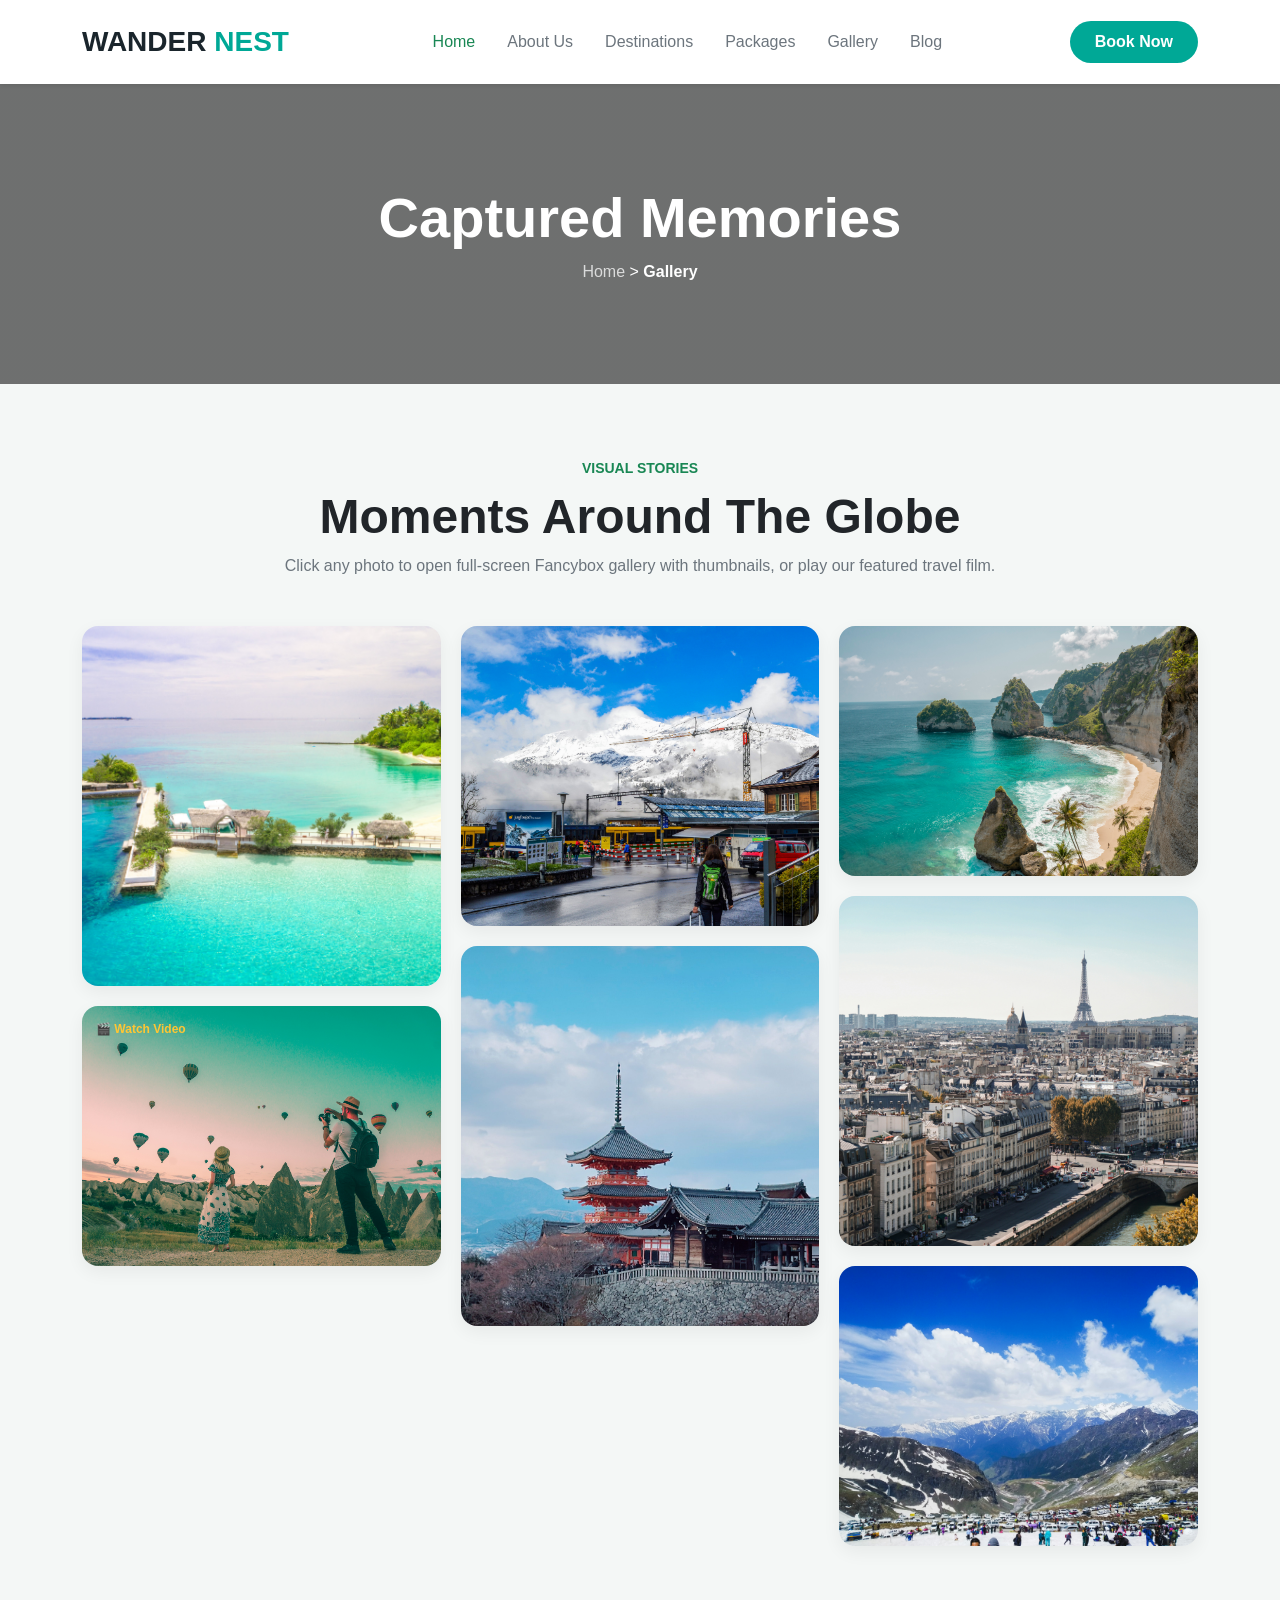
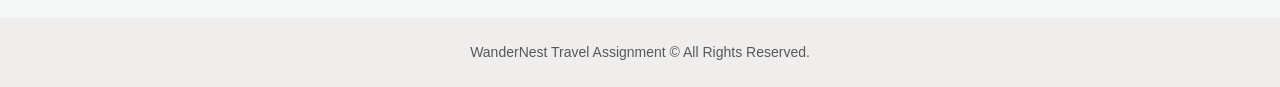
<file: gallery.html>
<!DOCTYPE html>
<html lang="en">
<head>
    <meta charset="UTF-8">
    <meta name="viewport" content="width=device-width, initial-scale=1.0">
    <title>Travel Gallery - WanderNest Travel Agency</title>

    <!-- Bootstrap Css -->
    <link rel="stylesheet" href="./assets/plugins/bootstrap/bootstrap.min.css">
    <!-- FancyBox -->
    <link rel="stylesheet" href="./assets/plugins/fancybox/jquery-fancybox.min.css">
    <!-- Animation Module -->
    <link
        rel="stylesheet"
        href="https://cdnjs.cloudflare.com/ajax/libs/animate.css/4.1.1/animate.min.css"
    />
    <!-- Custom External CSS -->
    <link rel="stylesheet" href="/assets/css/style.css">
    <link rel="stylesheet" href="/assets/css/responsive.css">
</head>
<body>
    <!-- Header -->
    <header class="sticky-top shadow-sm bg-white">
        <nav class="navbar navbar-expand-lg navbar-light py-3">
            <div class="container">
                <a class="navbar-brand fw-bold fs-3 text-uppercase" href="index.html" style="color: var(--dark-slate-grey);">
                    Wander <span style="color: var(--primary-travel-teal);">Nest</span>
                </a>

                <!-- Fluid Harmburger Reponsive Toggle Mechinism Trigger Button -->
                <button class="navbar-toggler border-0" type="button" data-bs-toggler="collapse" 
                    data-bs-target="#wandernest_global_nav" aria-controls="wandernest_global_nav"
                    aria-expanded="false" aria-label="Toggle navigation">
                    <span class="navbar-toggler-icon"></span>
                </button>

                <!-- Menu Directory FLex columns wrapper Links grid -->
                <div class="collapse navbar-collapse" id="wandernest_global_nav">
                    <ul class="navbar-nav mx-auto mb-2 mb-lg-0 gap-3 fw-medium">
                        <li class="nav-item">
                            <a class="nav-link active px-2 text-success" href="index.html">Home</a>
                        </li>
                        <li class="nav-item">
                            <a class="nav-link px-2 text-secondary" href="about.html">About Us</a>
                        </li>
                        <li class="nav-item">
                            <a class="nav-link px-2 text-secondary" href="destinations.html">Destinations</a>
                        </li>
                        <li class="nav-item">
                            <a class="nav-link px-2 text-secondary" href="packages.html">Packages</a>
                        </li>
                        <li class="nav-item">
                            <a class="nav-link px-2 text-secondary" href="gallery.html">Gallery</a>
                        </li>
                        <li class="nav-item">
                            <a class="nav-link px-2 text-secondary" href="blog.html">Blog</a>
                        </li>
                    </ul>

                    <!-- Booking Triggler Control Module -->
                    <div class="d-flex">
                        <a href="contact.html" class="btn px-4 py-2 rounded-pill fw-semibold text-white" 
                        style="background-color: var(--primary-travel-teal); transition: var(--transition-smooth);">
                            Book Now
                        </a>
                    </div>
                </div>
            </div>
        </nav>
    </header>
    <main>
        <section class="gallery_banner_section text-white d-flex align-items-center justify-content-center">
            <div class="container text-center wow animate__animated animate_fadeIn">
                <h1 class="display-4 fw-bold">Captured Memories</h1>
                <nav class="breadcrumb_trail fs-6 mt-2">
                    <a href="index.html" class="text-white opacity-75">Home</a> &gt; <span class="text-white fw-semibold">Gallery</span>
                </nav>
            </div>
        </section>

        <section class="py-5">
            <div class="container py-4">
                <div class="text-center mb-5 wow animate__animated animate_fadeInUp">
                    <span class="text-uppercase fw-bold text-success tracking-widest small_sub_badge">Visual Stories</span>
                    <h2 class="display-5 fw-bold text-dark my-2">Moments Around The Globe</h2>
                    <p class="text-secondary">
                        Click any photo to open full-screen Fancybox gallery with thumbnails, or play our featured travel film.
                    </p>
                </div>

                <div class="masonry_gallery_grid">
                    <!-- Item 01: Maldives (Tall) -->
                    <div class="mosonry_item wow animate__animated animate_fadeInUp">
                        <a href="/assets/images/destination/Maldives.jpg" data-fancybox="wandernest-gallery" data-caption="Maldives Overwater Lagoon Villas — South Male Atoll">
                            <img src="./assets/images/destination/Maldives.jpg" alt="Maldives" style="height: 360px;">
                            <div class="gallery_hover_overlay">
                                <span class="zoom_circle_icon"><i class="fa-solid fa-magnifying-glass"></i></span>
                                <h6 class="text-white fw-bold mt-2 mb-0">Maldives Lagoon</h6>
                            </div>
                        </a>
                    </div>

                    <!-- Item 02: Featured Video Popup -->
                    <div class="mosonry_item wow animate__animated animate_fadeInUp">
                        <a href="https://youtu.be/sY6BGVE-PBE?si=dSiT4nckHD0AVKqk" data-fancybox="wandernest-gallery" data-caption="WanderNest Official Travel Film — Exploring Earth's Wonders (4K Video)">
                            <img src="./assets/images/travel_img/Travel_Video.jpg" alt="Travel Film Video" style="height: 260px;">
                            <span class="video_tag_badge position-absolute">🎬 Watch Video</span>
                            <div class="gallery_hover_overlay">
                                <span class="zoom_circle_icon bg-warning text-dark">▶</span>
                                <h6 class="text-white fw-bold mt-2 mb-0">Play Travel Film</h6>
                            </div>
                        </a>
                    </div>

                    <!-- Item 03: Swiss Alps (Medium) -->
                    <div class="mosonry_item wow animate__animated animate_fadeInUp">
                        <a href="/assets/images/destination/Swiss_alps.jpg" data-fancybox="wandernest-gallery" data-caption="Swiss Alps Emerald Valley — Zermatt, Switzerland">
                            <img src="./assets/images/destination/Swiss_alps.jpg" alt="Swiss Alps" style="height: 300px;">
                            <div class="gallery_hover_overlay">
                                <span class="zoom_circle_icon"><i class="fa-solid fa-magnifying-glass"></i></span>
                                <h6 class="text-white fw-bold mt-2 mb-0">Swiss Alps Peaks</h6>
                            </div>
                        </a>
                    </div>

                    <!-- Item 04: Kyoto Temple (Tall) -->
                    <div class="mosonry_item wow animate__animated animate_fadeInUp">
                        <a href="/assets/images/destination/kyoto.jpg" data-fancybox="wandernest-gallery" data-caption="Kyoto Ancient Pagoda & Cherry Blossoms — Japan">
                            <img src="./assets/images/destination/kyoto.jpg" alt="Kyoto Japan" style="height: 380px;">
                            <div class="gallery_hover_overlay">
                                <span class="zoom_circle_icon"><i class="fa-solid fa-magnifying-glass"></i></span>
                                <h6 class="text-white fw-bold mt-2 mb-0">Kyoto Heritage</h6>
                            </div>
                        </a>
                    </div>

                    <!-- Item 05: Bali -->
                    <div class="mosonry_item wow animate__animated animate_fadeInUp">
                        <a href="/assets/images/destination/Bali.jpg" data-fancybox="wandernest-gallery" data-caption="Uluwatu Cliffside Temple & Ocean — Bali, Indonesia">
                            <img src="./assets/images/destination/Bali.jpg" alt="Bali" style="height: 250px;">
                            <div class="gallery_hover_overlay">
                                <span class="zoom_circle_icon"><i class="fa-solid fa-magnifying-glass"></i></span>
                                <h6 class="text-white fw-bold mt-2 mb-0">Bali Coastline</h6>
                            </div>
                        </a>
                    </div>

                    <!-- Item 06: Paris -->
                    <div class="mosonry_item wow animate__animated animate_fadeInUp">
                        <a href="/assets/images/destination/paris.jpg" data-fancybox="wandernest-gallery" data-caption="Eiffel Tower Golden Hour — Paris, France">
                            <img src="./assets/images/destination/paris.jpg" alt="Paris" style="height: 350px;">
                            <div class="gallery_hover_overlay">
                                <span class="zoom_circle_icon"><i class="fa-solid fa-magnifying-glass"></i></span>
                                <h6 class="text-white fw-bold mt-2 mb-0">Paris Lights</h6>
                            </div>
                        </a>
                    </div>

                    <!-- Item 07: Manali -->
                    <div class="mosonry_item wow animate__animated animate_fadeInUp">
                        <a href="/assets/images/destination/manali.jpg" data-fancybox="wandernest-gallery" data-caption="Snowy Himalayan Pine Forest — Manali, India">
                            <img src="./assets/images/destination/manali.jpg" alt="Manali" style="height: 280px;">
                            <div class="gallery_hover_overlay">
                                <span class="zoom_circle_icon"><i class="fa-solid fa-magnifying-glass"></i></span>
                                <h6 class="text-white fw-bold mt-2 mb-0">Manali Valley</h6>
                            </div>
                        </a>
                    </div>

                </div>
            </div>
        </section>
    </main>
    <!-- Footer Area -->
    <footer style="background-color: #f0eeed;" class="py-4 text-center text-muted small">
        WanderNest Travel Assignment &copy; All Rights Reserved.
    </footer>

    <!-- Scripts Loader Module -->
    <script src="./assets/plugins/jquery.min.js"></script>
    <script src="./assets/plugins/bootstrap/bootstrap.bundle.min.js"></script>
    <script src="./assets/plugins/wow.min.js"></script>
    <script src="./assets/plugins/fancybox/jquery-fancybox.min.js"></script>

    <script>
        new WOW({ animateClass: 'animate__animated' }).init();

        // 2. Initialize Fancybox with Captions, Thumbnails & Video Support
        $('[data-fancybox="wandernest-gallery"]').fancybox({
            thumbs: {
                    autoStart: true
                },
                buttons: [
                    "zoom",
                    "slideShow",
                    "thumbs",
                    "close"
                ]
        });
    </script>

</body>
</html>
</file>
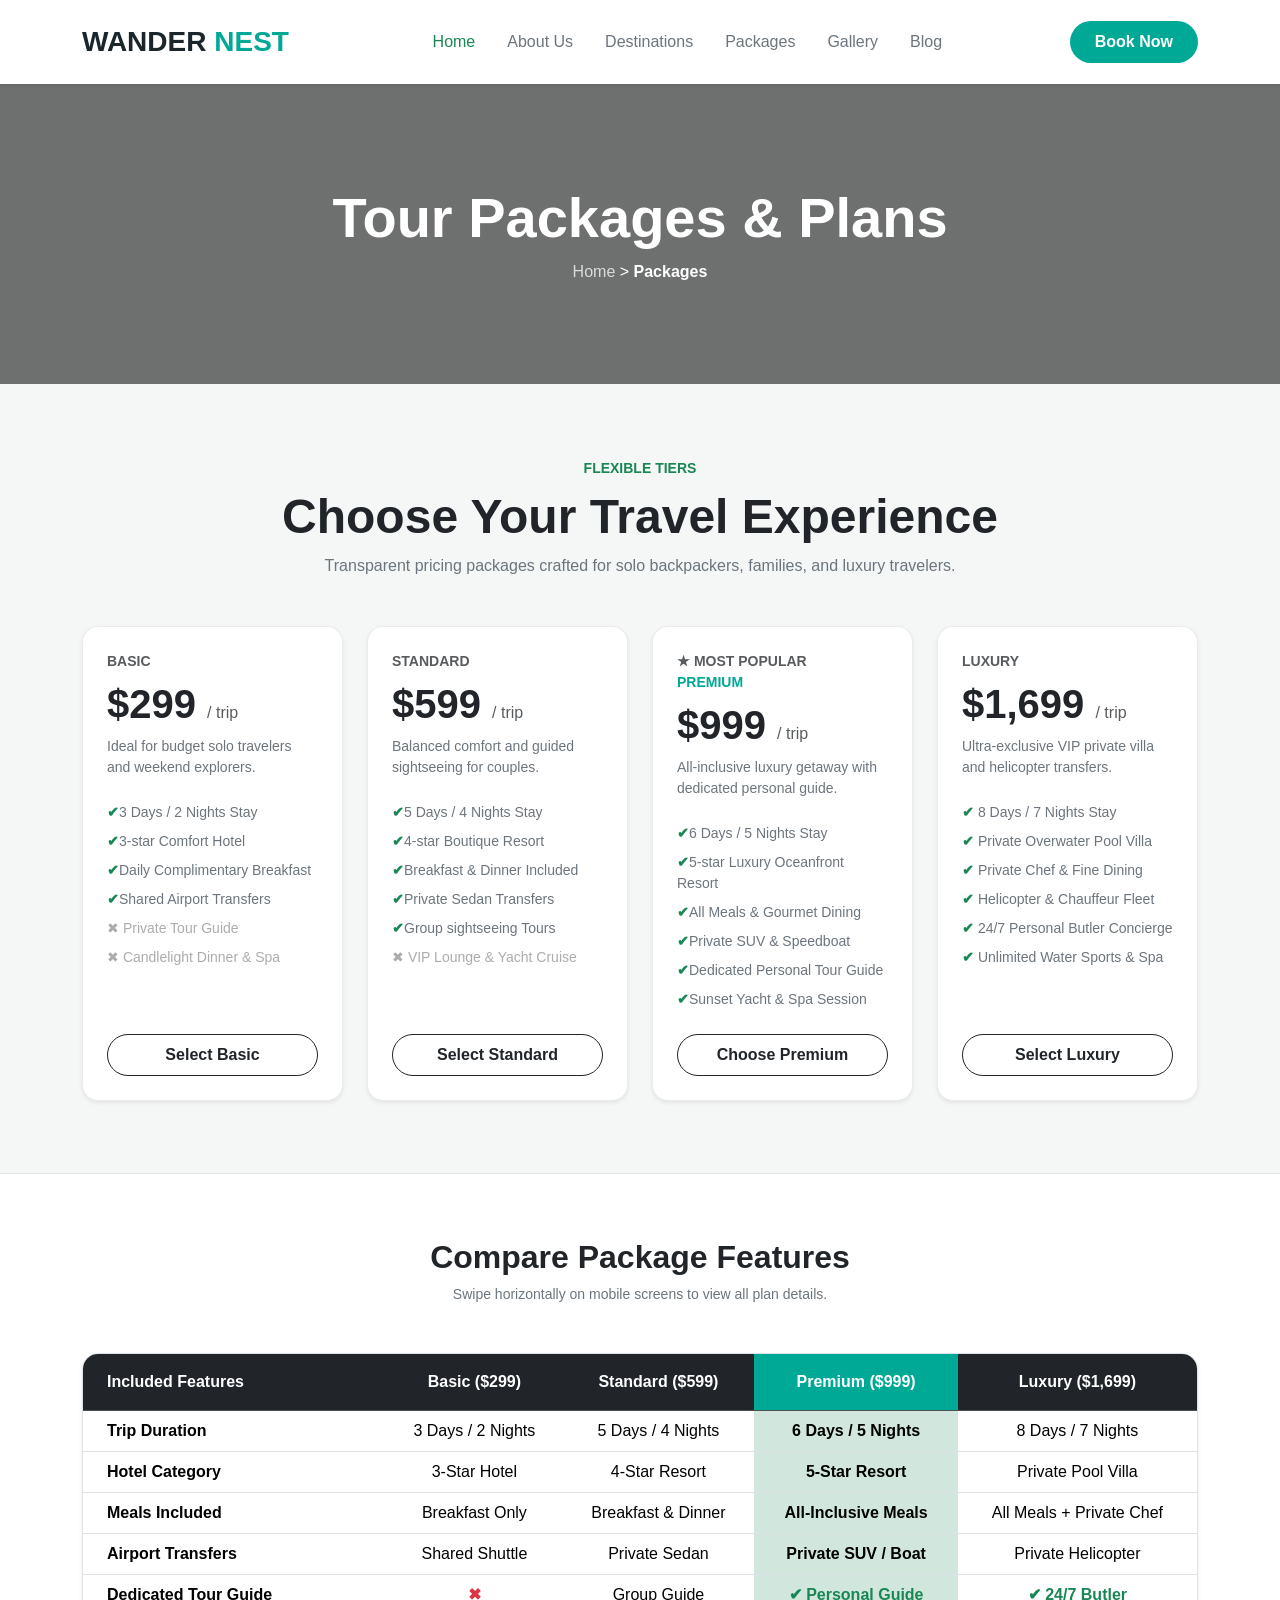
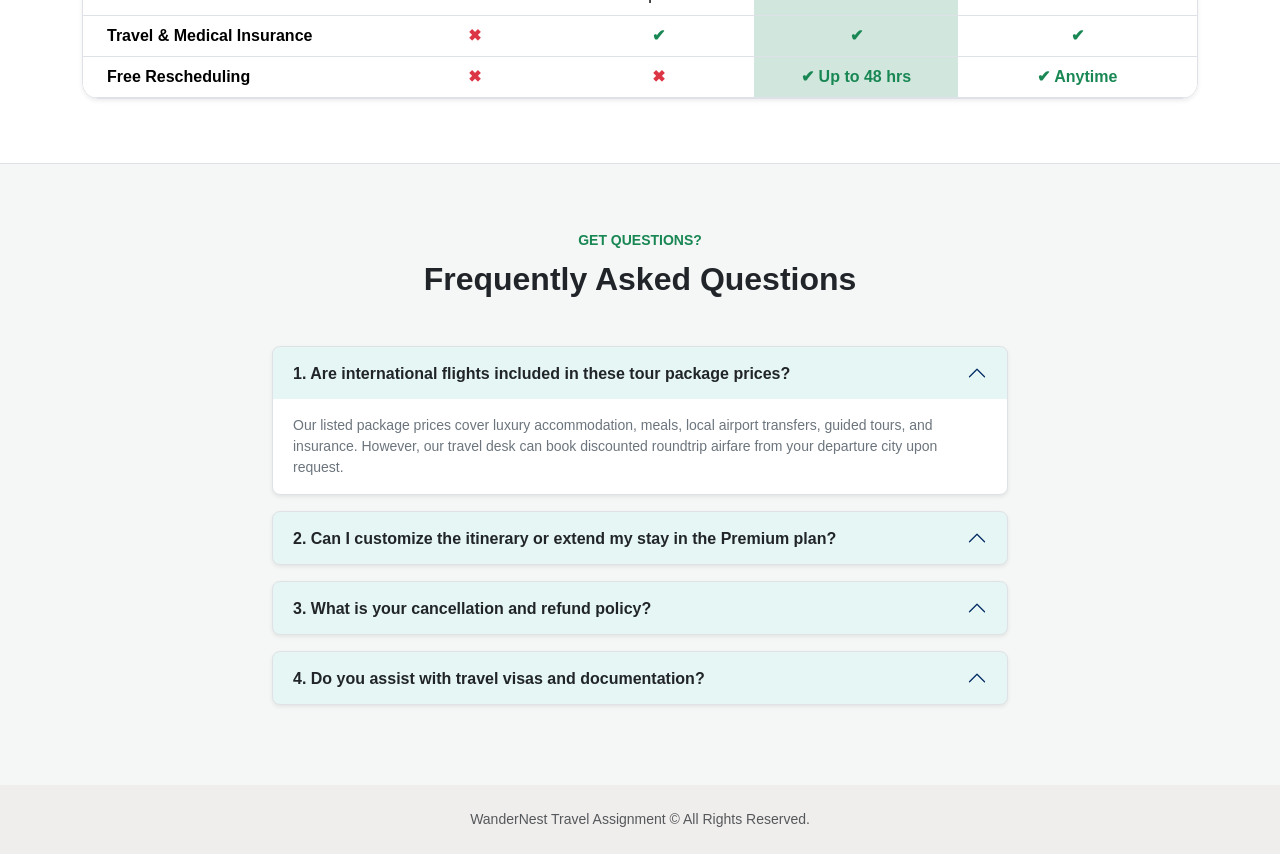
<file: packages.html>
<!DOCTYPE html>
<html lang="en">
<head>
    <meta charset="UTF-8">
    <meta name="viewport" content="width=device-width, initial-scale=1.0">
    <title>Tour Package &amp; Pricing - WanderNest Travel Agency</title>

    <!-- Bootstrap 5 CSS -->
    <link rel="stylesheet" href="./assets/plugins/bootstrap/bootstrap.min.css">
    <!-- Swiper CSS -->
    <link rel="stylesheet" href="/assets/plugins/swiper/swiper-bunder.min.css">
    <!-- Animation Module -->
    <link
        rel="stylesheet"
        href="https://cdnjs.cloudflare.com/ajax/libs/animate.css/4.1.1/animate.min.css"
    />
    <!-- Custom External CSS -->
    <link rel="stylesheet" href="/assets/css/style.css">
    <link rel="stylesheet" href="./assets/css/responsive.css">
</head>
<body>
    <!-- Header -->
    <header class="sticky-top shadow-sm bg-white">
        <nav class="navbar navbar-expand-lg navbar-light py-3">
            <div class="container">
                <a class="navbar-brand fw-bold fs-3 text-uppercase" href="index.html" style="color: var(--dark-slate-grey);">
                    Wander <span style="color: var(--primary-travel-teal);">Nest</span>
                </a>

                <!-- Fluid Harmburger Reponsive Toggle Mechinism Trigger Button -->
                <button class="navbar-toggler border-0" type="button" data-bs-toggle="collapse" 
                    data-bs-target="#wandernest_global_nav" aria-controls="wandernest_global_nav"
                    aria-expanded="false" aria-label="Toggle navigation">
                    <span class="navbar-toggler-icon"></span>
                </button>

                <!-- Menu Directory FLex columns wrapper Links grid -->
                <div class="collapse navbar-collapse" id="wandernest_global_nav">
                    <ul class="navbar-nav mx-auto mb-2 mb-lg-0 gap-3 fw-medium">
                        <li class="nav-item">
                            <a class="nav-link active px-2 text-success" href="index.html">Home</a>
                        </li>
                        <li class="nav-item">
                            <a class="nav-link px-2 text-secondary" href="about.html">About Us</a>
                        </li>
                        <li class="nav-item">
                            <a class="nav-link px-2 text-secondary" href="destinations.html">Destinations</a>
                        </li>
                        <li class="nav-item">
                            <a class="nav-link px-2 text-secondary" href="packages.html">Packages</a>
                        </li>
                        <li class="nav-item">
                            <a class="nav-link px-2 text-secondary" href="gallery.html">Gallery</a>
                        </li>
                        <li class="nav-item">
                            <a class="nav-link px-2 text-secondary" href="blog.html">Blog</a>
                        </li>
                    </ul>

                    <!-- Booking Triggler Control Module -->
                    <div class="d-flex">
                        <a href="contact.html" class="btn px-4 py-2 rounded-pill fw-semibold text-white" 
                        style="background-color: var(--primary-travel-teal); transition: var(--transition-smooth);">
                            Book Now
                        </a>
                    </div>
                </div>
            </div>
        </nav>
    </header>
    <main>
        <section class="packages_banner_section text-white d-flex align-items-center justify-content-center">
            <div class="container text-center wow animate_animated animate_fadeIn">
                <h1 class="display-4 fw-bold">Tour Packages &amp; Plans</h1>
                <nav class="breadcrumb_trail fs-6 mt-2">
                    <a href="index.html" class="text-white opacity-75">Home</a> &gt; <span class="text-white fw-semibold">Packages</span>
                </nav>
            </div>
        </section>

        <!-- Package Pricing Cards -->
        <section class="py-5">
            <div class="container py-4">
                <div class="text-center mb-5 wow animate_animated animate_fadeInUp">
                    <span class="text-uppercase fw-bold text-success tracking-widest small_sub_badge">Flexible Tiers</span>
                    <h2 class="display-5 fw-bold text-dark my-2">Choose Your Travel Experience</h2>
                    <p class="text-secondary">
                        Transparent pricing packages crafted for solo backpackers, families, and luxury travelers.
                    </p>
                </div>

                <div class="row g-4 align-items-stretch">
                    <!-- Tier 1: Basic -->
                    <div class="col-12 col-md-6 col-lg-3 wow animate_animated animate_fadeInUp" data-wow-delay="0.1s">
                        <div class="pricing_card bg-white p-4 rounded-4 shadow-sm h-100 d-flex flex-column">
                            <span class="text-uppercase fw-bold text-muted small">Basic</span>
                            <h3 class="display-6 fw-bold text-dark my-2">$299 <span class="fs-6 text-muted fw-normal">/ trip</span></h3>
                            <p class="text-secondary small mb-4">Ideal for budget solo travelers and weekend explorers.</p>
                            <ul class="list-unstyled d-flex flex-column gap-2 small text-secondary mb-4">
                                <li><span class="text-success fw-bold">✔</span>3 Days / 2 Nights Stay</li>
                                <li><span class="text-success fw-bold">✔</span>3-star Comfort Hotel</li>
                                <li><span class="text-success fw-bold">✔</span>Daily Complimentary Breakfast</li>
                                <li><span class="text-success fw-bold">✔</span>Shared Airport Transfers</li>
                                <li class="text-muted opacity-50">✖ Private Tour Guide</li>
                                <li class="text-muted opacity-50">✖ Candlelight Dinner &amp; Spa</li>
                            </ul>
                            <a href="contact.html" class="btn btn-outline-dark w-100 rounded-pill py-2 fw-semibold mt-auto">
                                Select Basic
                            </a>
                        </div>
                    </div>

                    <!-- Tier 2: Standard -->
                    <div class="col-12 col-md-6 col-lg-3 wow animate_animated animate_fadeInUp" data-wow-delay="0.2s">
                        <div class="pricing_card bg-white p-4 rounded-4 shadow-sm h-100 d-flex flex-column">
                            <span class="text-uppercase fw-bold text-muted small">Standard</span>
                            <h3 class="display-6 fw-bold text-dark my-2">$599 <span class="fs-6 text-muted fw-normal">/ trip</span></h3>
                            <p class="text-secondary small mb-4">Balanced comfort and guided sightseeing for couples.</p>
                            <ul class="list-unstyled d-flex flex-column gap-2 small text-secondary mb-4">
                                <li><span class="text-success fw-bold">✔</span>5 Days / 4 Nights Stay</li>
                                <li><span class="text-success fw-bold">✔</span>4-star Boutique Resort</li>
                                <li><span class="text-success fw-bold">✔</span>Breakfast &amp; Dinner Included</li>
                                <li><span class="text-success fw-bold">✔</span>Private Sedan Transfers</li>
                                <li><span class="text-success fw-bold">✔</span>Group sightseeing Tours</li>
                                <li class="text-muted opacity-50">✖ VIP Lounge &amp; Yacht Cruise</li>
                            </ul>
                            <a href="contact.html" class="btn btn-outline-dark w-100 rounded-pill py-2 fw-semibold mt-auto">
                                Select Standard
                            </a>
                        </div>
                    </div>

                    <!-- Tier 3: Premium -->
                    <div class="col-12 col-md-6 col-lg-3 wow animate_animated animate_fadeInUp" data-wow-delay="0.3s">
                        <div class="pricing_card bg-white p-4 rounded-4 shadow-sm h-100 d-flex flex-column">
                            <span class="text-uppercase fw-bold text-muted small">★ Most Popular</span>
                            <span class="text-uppercase fw-bold small" style="color: var(--primary-travel-teal);">Premium</span>
                            <h3 class="display-6 fw-bold text-dark my-2">$999 <span class="fs-6 text-muted fw-normal">/ trip</span></h3>
                            <p class="text-secondary small mb-4">All-inclusive luxury getaway with dedicated personal guide.</p>
                            <ul class="list-unstyled d-flex flex-column gap-2 small text-secondary mb-4">
                                <li><span class="text-success fw-bold">✔</span>6 Days / 5 Nights Stay</li>
                                <li><span class="text-success fw-bold">✔</span>5-star Luxury Oceanfront Resort</li>
                                <li><span class="text-success fw-bold">✔</span>All Meals &amp; Gourmet Dining</li>
                                <li><span class="text-success fw-bold">✔</span>Private SUV &amp; Speedboat</li>
                                <li><span class="text-success fw-bold">✔</span>Dedicated Personal Tour Guide</li>
                                <li><span class="text-success fw-bold">✔</span>Sunset Yacht &amp; Spa Session</li>
                            </ul>
                            <a href="contact.html" class="btn btn-outline-dark w-100 rounded-pill py-2 fw-semibold mt-auto">
                                Choose Premium
                            </a>
                        </div>
                    </div>

                    <!-- Tier 4: Luxury -->
                    <div class="col-12 col-md-6 col-lg-3 wow animate_animated animate_fadeInUp" data-wow-delay="0.4s">
                        <div class="pricing_card bg-white p-4 rounded-4 shadow-sm h-100 d-flex flex-column">
                            <span class="text-uppercase fw-bold text-muted small">Luxury</span>
                            <h3 class="display-6 fw-bold text-dark my-2">$1,699 <span class="fs-6 text-muted fw-normal">/ trip</span></h3>
                            <p class="text-secondary small mb-4">Ultra-exclusive VIP private villa and helicopter transfers.</p>
                            <ul class="list-unstyled d-flex flex-column gap-2 small text-secondary mb-4">
                                <li><span class="text-success fw-bold">✔</span> 8 Days / 7 Nights Stay</li>
                                <li><span class="text-success fw-bold">✔</span> Private Overwater Pool Villa</li>
                                <li><span class="text-success fw-bold">✔</span> Private Chef & Fine Dining</li>
                                <li><span class="text-success fw-bold">✔</span> Helicopter & Chauffeur Fleet</li>
                                <li><span class="text-success fw-bold">✔</span> 24/7 Personal Butler Concierge</li>
                                <li><span class="text-success fw-bold">✔</span> Unlimited Water Sports & Spa</li>
                            </ul>
                            <a href="contact.html" class="btn btn-outline-dark w-100 rounded-pill py-2 fw-semibold mt-auto">
                                Select Luxury
                            </a>
                        </div>
                    </div>
                </div>
            </div>
        </section>
        <section class="py-5 bg-white border-top border-bottom">
            <div class="container py-3">
                <div class="text-center mb-5 wow animate_animated animate_fadeInUp">
                    <h2 class="fw-bold text-dark">Compare Package Features</h2>
                    <p class="text-secondary small">
                        Swipe horizontally on mobile screens to view all plan details.
                    </p>
                </div>

                <div class="table-responsive rounded-4 shadow-sm border wow animate_animated animate_fadeInUp">
                    <table class="table table-hover align-middle text-center mb-0 comparision_table ">
                        <thead class="table-dark">
                            <tr>
                                <th class="text-start ps-4 py-3">Included Features</th>
                                <th class="py-3">Basic ($299)</th>
                                <th class="py-3">Standard ($599)</th>
                                <th class="py-3" style="background-color: var(--primary-travel-teal);">Premium ($999)</th>
                                <th class="py-3">Luxury ($1,699)</th>
                            </tr>
                        </thead>
                        <tbody>
                            <tr>
                                <td class="text-start ps-4 fw-semibold">Trip Duration</td>
                                <td>3 Days / 2 Nights</td>
                                <td>5 Days / 4 Nights</td>
                                <td class="fw-semibold bg-success-subtle">6 Days / 5 Nights</td>
                                <td>8 Days / 7 Nights</td>
                            </tr>
                            <tr>
                                <td class="text-start ps-4 fw-semibold">Hotel Category</td>
                                <td>3-Star Hotel</td>
                                <td>4-Star Resort</td>
                                <td class="fw-bold bg-success-subtle">5-Star Resort</td>
                                <td>Private Pool Villa</td>
                            </tr>
                            <tr>
                                <td class="text-start ps-4 fw-semibold">Meals Included</td>
                                <td>Breakfast Only</td>
                                <td>Breakfast &amp; Dinner</td>
                                <td class="fw-bold bg-success-subtle">All-Inclusive Meals</td>
                                <td>All Meals + Private Chef</td>
                            </tr>
                            <tr>
                                <td class="text-start ps-4 fw-semibold">Airport Transfers</td>
                                <td>Shared Shuttle</td>
                                <td>Private Sedan</td>
                                <td class="fw-bold bg-success-subtle">Private SUV / Boat</td>
                                <td>Private Helicopter</td>
                            </tr>
                            <tr>
                                <td class="text-start ps-4 fw-semibold">Dedicated Tour Guide</td>
                                <td class="text-danger fw-bold">✖</td>
                                <td>Group Guide</td>
                                <td class="text-success fw-bold bg-success-subtle">✔ Personal Guide</td>
                                <td class="text-success fw-bold">✔ 24/7 Butler</td>
                            </tr>
                            <tr>
                                <td class="text-start ps-4 fw-semibold">Travel &amp; Medical Insurance</td>
                                <td class="text-danger fw-bold">✖</td>
                                <td class="text-success fw-bold">✔</td>
                                <td class="text-success fw-bold bg-success-subtle">✔</td>
                                <td class="text-success fw-bold">✔</td>
                            </tr>
                            <tr>
                                <td class="text-start ps-4 fw-semibold">Free Rescheduling</td>
                                <td class="text-danger fw-bold">✖</td>
                                <td class="text-danger fw-bold">✖</td>
                                <td class="text-success fw-bold bg-success-subtle">✔ Up to 48 hrs</td>
                                <td class="text-success fw-bold">✔ Anytime</td>
                            </tr>
                        </tbody>
                    </table>
                </div>
            </div>
        </section>

        <!-- FAQ SECTION -->
        <section class="py-5">
            <div class="container py-3">
                <div class="row justify-content-center">
                    <div class="col-12 col-lg-8">
                        <div class="text-center mb-5 wow animate_animated animate_animated">
                            <span class="text-uppercase fw-bold text-success tracking-widest small_sub_badge">Get Questions?</span>
                            <h2 class="fw-bold text-dark mt-2">Frequently Asked Questions</h2>
                        </div>

                        <div class="accordion" id="packagesFaqAccordion">

                            <!-- FAQ 1 -->
                            <div class="accordion-item border rounded-3 mb-3 overflow-hidden shadow-sm">
                                <h2 class="accordion-header">
                                    <button class="accordion-button fw-bold text-dark" type="button" data-bs-toggler="collapse" 
                                    data-bs-target="#faqOne" aria-expanded="true">
                                        1. Are international flights included in these tour package prices?
                                    </button>
                                </h2>
                                <div id="faqOne" class="accordion-collapse collapse show" data-bs-parent="#packagesFaqAccordion">
                                    <div class="accordion-body text-secondary small">
                                        Our listed package prices cover luxury accommodation, meals, local airport transfers, guided tours, and insurance. However, 
                                        our travel desk can book discounted roundtrip airfare from your departure city upon request.
                                    </div>
                                </div>
                            </div>

                            <!-- FAQ 2 -->
                            <div class="accordion-item border rounded-3 mb-3 overflow-hidden shadow-sm">
                                <h2 class="accordion-header">
                                    <button class="accordion-button fw-bold text-dark" type="button" data-bs-toggler="collapse" 
                                    data-bs-target="#faqOne" aria-expanded="true">
                                        2. Can I customize the itinerary or extend my stay in the Premium plan?
                                    </button>
                                </h2>
                                <div id="faqTwo" class="accordion-collapse collapse" data-bs-parent="#packagesFaqAccordion">
                                    <div class="accordion-body text-secondary small">
                                        Yes! Every package can be tailored to your schedule. You can add extra nights, upgrade room categories, 
                                        or include private adventure excursions before finalizing your booking.
                                    </div>
                                </div>
                            </div>

                            <!-- FAQ 3 -->
                            <div class="accordion-item border rounded-3 mb-3 overflow-hidden shadow-sm">
                                <h2 class="accordion-header">
                                    <button class="accordion-button fw-bold text-dark" type="button" data-bs-toggler="collapse" 
                                    data-bs-target="#faqOne" aria-expanded="true">
                                        3. What is your cancellation and refund policy?
                                    </button>
                                </h2>
                                <div id="faqThree" class="accordion-collapse collapse" data-bs-parent="#packagesFaqAccordion">
                                    <div class="accordion-body text-secondary small">
                                        Cancellations made 14 days prior to departure receive a 100% full refund. Premium and Luxury plan holders also enjoy 
                                        complimentary date rescheduling up to 48 hours before departure.
                                    </div>
                                </div>
                            </div>

                            <!-- FAQ 4 -->
                            <div class="accordion-item border rounded-3 mb-3 overflow-hidden shadow-sm">
                                <h2 class="accordion-header">
                                    <button class="accordion-button fw-bold text-dark" type="button" data-bs-toggler="collapse" 
                                    data-bs-target="#faqOne" aria-expanded="true">
                                        4. Do you assist with travel visas and documentation?
                                    </button>
                                </h2>
                                <div id="faqFour" class="accordion-collapse collapse" data-bs-parent="#packagesFaqAccordion">
                                    <div class="accordion-body text-secondary small">
                                        Absolutely. Our dedicated visa support team provides complete checklist guidance, hotel confirmation vouchers, and 
                                        embassy appointment assistance for all international destinations.
                                    </div>
                                </div>
                            </div>
                        </div>
                    </div>
                </div>
            </div>
        </section>
    </main>
    <!-- Footer Area -->
    <footer style="background-color: #f0eeed;" class="py-4 text-center text-muted small">
        WanderNest Travel Assignment &copy; All Rights Reserved.
    </footer>

    <!-- Scripts Loader Module -->
    <script src="./assets/plugins/jquery.min.js"></script>
    <script src="./assets/plugins/bootstrap/bootstrap.bundle.min.js"></script>
    <script src="./assets/plugins/wow.min.js"></script>

    <script>
        new WOW({ animateClass: 'animate__animated' }).init();
    </script>

</body>
</html>
</file>
<file: assets/css/style.css>
/* ========================================
    1. (:root Mapping)
    =======================================*/
:root {
    --primary-travel-teal: #00a896;
    --secondary-sunset-gold: #ffc633;
    --dark-slate-grey: #1a252c;
    --light-canvas-bg: #f4f7f6;
    --pure-white: #ffffff;
    --transition-smooth: all 0.3s cubic-bezier(0.25, 0.8, 0.25, 1);
}

* {
    margin: 0;
    padding: 0;
    box-sizing: border-box;
}

body {
    font-family: "Poppins", 'Segoe UI', sans-serif;
    background-color: var(--light-canvas-bg);
    color: var(--dark-slate-grey);
    overflow-x: hidden;
}

a {
    text-decoration: none;
    transition: var(--transition-smooth);
}

/* Dynamic Hero Carasoual Interface */
.hero_slider_wrapper {
    width: 100%;
    overflow: hidden;
}
.single_slide {
    width: 100%;
    height: calc(100vh - 88px); 
    background-size: cover;
    background-position: center; 
    background-repeat: no-repeat;
    display: flex;
    align-items: center;
    justify-content: center;
}
.slide_content {
    max-width: 850px;
}
.slider_title {
    font-size: 56px;
    font-weight: 800;
    letter-spacing: -1px;
    line-height: 64px;
    margin-bottom: 20px;
    text-shadow: 0 4px 12px rgba(0, 0, 0, 0.3);
}
.slider_text {
    font-size: 18px;
    color: rgba(255, 255, 255, 0.9);
    margin-bottom: 36px;
    font-weight: 400;
}
.slide_btn {
    display: inline-block;
    background-color: var(--primary-travel-teal);
    color: var(--pure-white);
    padding: 14px 44px;
    font-size: 16px;
    font-weight: 600;
    border-radius: 62px;
    box-shadow: 0 4px 15px rgba(0, 168, 150, 0.3);
}
.slide_btn:hover {
    background-color: var(--dark-slate-grey);
    transform: translateY(-2px);
}
.slick-dots {
    bottom: 30px;
}
.slick-dots li button:before {
    font-size: 12px;
    color: var(--pure-white);
    opacity: 0.5;
}
.slick-dots li.slick-active button::before {
    color: var(--primary-travel-teal);
    opacity: 1;
}

/* About Preview Utility Architecture */
.about_preview_section {
    position: relative;
    border-bottom: 1px solid rgba(0, 0, 0, 0.05);
}
.about_img_wrapper img {
    width: 100%;
    height: 480px;
    object-fit: cover;
}
.experience_floating_badge {
    bottom: -20px;
    left: -20px;
    width: 160px;
    background-color: var(--primary-travel-teal);
}
.col-primary-gold {
    color: var(--secondary-sunset-gold);
}
.tracking-wider {
    letter-spacing: 3px;
}
.small_sub_badge {
    font-size: 14px;
}
.counter_item_box h3 {
    font-weight:800;
    font-family: 'Poppins', sans-serif;
    letter-spacing: -1px;
}
.call_to_story_btn {
    background-color: var(--dark-slate-grey);
    color: var(--pure-white);
}
.call_to_story_btn:hover {
    background-color: var(--primary-travel-teal);
    transform: translateY(-2px);
}

/* Featured Destinations Cards Layout */
.tour_card_wrapper {
    border-radius: 16px;
    overflow: hidden;
    display: flex;
    flex-direction: column;
    transition: var(--transition-smooth);
}
.tour_card_wrapper:hover {
    transform: translateY(-6px);
    box-shadow: 0 15px 35px rgba(0, 0, 0, 0.1);
}
.tour_img_shell {
    width: 100%;
    height: 250px;
    overflow: hidden;
}
.tour_img_shell img {
    width: 100%;
    height: 100%;
    object-fit: cover;
    transition: transform 0.5s ease;
}
.tour_card_wrapper:hover .tour_img_shell img {
    transform: scale(1.06);
}
.tour_price_badge {
    top: 16px;
    left: 16px;
    background-color: var(--dark-slate-grey);
    color: var(--secondary-sunset-gold);
    font-size: 14px;
    font-weight: 700;
    padding: 6px 16px;
    border-radius: 30px;
    z-index: 10;
}
.tour_item_title {
    font-size: 20px;
    font-weight: 700;
    color: var(--dark-slate-grey);
}
.tour_rating {
    color: var(--secondary-sunset-gold);
    font-size: 13px;
}
.explore_link_btn {
    color: var(--primary-travel-teal);
    font-size: 14px;
}
.explore_link_btn:hover {
    color: var(--dark-slate-grey);
}

/* Footer */
.pack_card {
    transition: var(--transition-smooth);
    border: 1px solid rgba(0, 0, 0, 0.05);
}
.pack_card:hover {
    transform: translateY(-5px);
    box-shadow: 0 10px 25px rgba(0, 0, 0, 0.08);
}
.pack_img_shell {
    width: 100%;
    height: 220px;
    overflow: hidden;
}
.pack_img_shell img {
    width: 100%;
    height: 100%;
    object-fit: cover;
}
.footer {
    width: 100%;
    margin-top: 140px;
    position: relative;
    background-color: #ffffff;
}
.newsletter_float_box {
    background-color: var(--dark-slate-grey) !important;
    border-radius: 20px;
    padding: 40px 60px;
    position: absolute;
    top: -95px; /* Pulls capsule perfectly intersecting the border boundary edge */
    left: 12px;
    right: 12px;
    z-index: 50;
}
.footer_main_directory {
    background-color: #F0EEED !important;
    border-radius: 24px 24px 0 0;
    /* Extra deep top padding prevents text collapsing underneath float box */
    padding: 150px 48px 40px 48px !important; 
    margin-top: 0 !important;
    width: 100%;
}
.review_box {
    border: 1px solid rgba(0, 0, 0, 0.05);
    transition: var(--transition-smooth);
}
.review_box:hover {
    box-shadow: - 8px 20px rgba(0, 0, 0, 0.05);
}

/* Responsive grid padding Controls */
.top-3 { top: 16px; }
.start-3 { left: 16px; }

/* ABOUT US MEGA COMPONENT SPECIFICATION */
.about_banner_section {
    width: 100%;
    height: 300px;
    background-size: cover;
    background-position: center;
}
.vision_card {
    border-left: 4px solid var(--primary-travel-teal);
}
.icon_box_card {
    transition: var(--transition-smooth);
}
.icon_box_card:hover {
    transform: translateY(-5px);
    box-shadow: 0 10px 25px rgba(0, 0, 0, 0.05);
}

/* TEAM MEMBERS SOCIAL OVERLAY  */
.member_img_shell {
    width: 100%;
    height: 280px;
    overflow: hidden;
}
.member_img_shell img {
    width: 100%;
    height: 100%;
    object-fit: cover;
}
.member_social_overlay {
    background-color: rgba(0, 168, 150, 0.7);
    opacity: 0;
    transition: var(--transition-smooth);
    z-index: 10;
}
.team_membar_card:hover .member_social_overlay {
    opacity: 1;
}
.member_social_overlay .btn {
    width: 40px;
    height: 40px;
    display: inline-flex;
    justify-content: center;
    align-items: center;
    font-size: 14px;
    transition: transform 0.2s ease;
}
.member_social_overlay .btn:hover {
    transform: scale(1.15);
    background-color: var(--secondary-sunset-gold) !important;
    border-color: var(--secondary-sunset-gold) !important;
}
.timeline_section {
    width: 100%;
    overflow: hidden;
}
.custom_timeline_container {
    width: 100%;
    position: relative;
    padding: 30px 0;
}
.custom_timeline_container::after {
    content: '';
    position: absolute;
    width: 2px;
    background-color: rgba(0, 0, 0, 0.1);
    top: 0;
    bottom: 0;
    left: 50%;
    margin-left: -1px;
}
.timeline_item {
    padding: 10px 40px;
    position: relative;
    background-color: inherit;
    width: 50%; 
}
.timeline_item::after {
    content: '';
    position: absolute;
    width: 16px;
    height: 16px;
    right: -8px;
    background-color: var(--primary-travel-teal);
    border: 4px solid #ffffff;
    top: 26px;
    border-radius: 50%;
    z-index: 20;
    box-shadow: 0 0 0 3px rgba(0, 168, 150, 0.15);
}
.left_node {
    left: 0;
}
.right_node {
    left: 50%;
}
.right_node::after {
    left: -8px; 
}
.timeline_content_box {
    background-color: #ffffff;
    position: relative;
    border-radius: 12px;
    transition: var(--transition-smooth);
}

.timeline_content_box:hover {
    transform: scale(1.01);
    box-shadow: 0 10px 30px rgba(0, 0, 0, 0.06);
}

/* DESTINATIONS PAGE LAYOUT */
.dest_banner_section {
    width: 100%;
    height: 300px;
    background-image: linear-gradient(rgba(0, 0, 0, 0.55), rgba(0, 0, 0, 0.55)), url('/assets/images/banner/about-banner.jpg');
    background-size: cover;
    background-position: center;
    background-repeat: no-repeat;
}
.filter_btn {
    border: 1px solid rgba(0, 0, 0, 0.15);
    background-color: var(--pure-white);
    color: var(--dark-slate-grey);
    padding: 10px 28px;
    border-radius: 50px;
    font-weight: 600;
    font-style: 14px;
    transition: var(--transition-smooth);
}
.filter_btn:hover,
.filter_btn.active_filter {
    background-color: var(--primary-travel-teal);
    color: var(--pure-white);
    border-color: var(--primary-travel-teal);
    box-shadow: 0 4px 12px rgba(0, 168, 150, 0.25);
}
.category_tag_badge {
    top: 16px;
    right: 16px;
    background-color: rgba(255, 255, 255, 0.92);
    color: var(--dark-slate-grey);
    font-size: 12px;
    font-weight: 700;
    padding: 5px 14px;
    border-radius: 30px;
    text-transform: uppercase;
    z-index: 10;
}
.clamped_desc {
    display: -webkit-box;
    -webkit-line-clamp: 2;
    -webkit-box-orient: vertical;
    overflow: hidden;
    text-overflow: ellipsis;
}

/* DESTINATIONS DETAILS PAGE LAYOUT */
.badge.bg-success-subtle {
    display: inline-block;
    height: fit-content;
    padding: 8px 18px;
}
.zoom_pan_container {
    width: 100%;
    height: 440px;
    overflow: hidden;
    cursor: zoom-in;
    background-color: #000000;
}
.zoom_pan_container img {
    width: 100%;
    height: 100%;
    object-fit: cover;
    transition: transform 0.15s ease-out;
}
.zoom_hint_badge {
    bottom: 16px;
    right: 16px;
    background-color: rgba(0, 0, 0, 0.65);
    color: #ffffff;
    font-size: 12px;
    padding: 6px 14px;
    border-radius: 30px;
    z-index: 10;
    pointer-events: none;
}
.thumb_gallery_img {
    width: 100%;
    height: 95px;
    object-fit: cover;
    cursor: pointer;
    border: 2px solid transparent;
    transition: var(--transition-smooth);
}
.thumb_gallery_img:hover {
    border-color: var(--primary-travel-teal);
    transform: translateY(-2px);
}
.sticky_booking_card {
    position: sticky;
    top: 100px;
    z-index: 20;
}
.accordion-button:not(.collapsed) {
    background-color: rgba(0, 168, 150, 0.1);
    color: var(--primary-travel-teal);
    box-shadow: none;
}

/* PACKAGE PAGE */
.packages_banner_section {
    width: 100%;
    height: 300px;
    background-image: linear-gradient(rgba(0, 0, 0, 0.55), rgba(0, 0, 0, 0.55)), url('https://images.unsplash.com/photo-1501785888041-af3ef285b470?q=80&w=1200&auto=format&fit=crop');
    background-size: cover;
    background-position: center;
    background-repeat: no-repeat;
}
.pricing_card {
    border: 1px solid rgba(0, 0, 0, 0.08);
    transition: var(--transition-smooth);
}
.pricing_card:hover {
    transform: translateY(-6px);
    box-shadow: 0 14px 30px rgba(0, 0, 0, 0.08);
}
.featured_plan_card {
    border: 2px solid var(--primary-travel-teal);
    transform: translateY(-8px);
}
.featured_plan_card:hover {
    transform: translateY(-12px);
}
.featured_plan_badge {
    top: -14px;
    right: 20px;
    background-color: var(--secondary-sunset-gold);
    color: var(--dark-slate-grey);
    font-size: 12px;
    font-weight: 800;
    padding: 5px 14px;
    border-radius: 30px;
    text-transform: uppercase;
    box-shadow: 0 4px 10px rgba(0, 0, 0, 0.1);
}
.comparison_table {
    min-width: 720px;
}
/* Gallery & Fancybox Overlay */
.gallery_banner_section {
    width: 100%;
    height: 300px;
    background-image: linear-gradient(rgba(0, 0, 0, 0.55), rgba(0, 0, 0, 0.55)), url('https://images.unsplash.com/photo-1476514525535-07fb3b4ae5f1?q=80&w=1200&auto=format&fit=crop');
    background-size: cover;
    background-position: center;
    background-repeat: no-repeat;
}
/* Contact */
.contact_banner_section {
    width: 100%;
    height: 300px;
    background-image: linear-gradient(rgba(0, 0, 0, 0.55), rgba(0, 0, 0, 0.55)), url('https://images.unsplash.com/photo-1423666639041-f56000c27a9a?q=80&w=1200&auto=format&fit=crop');
    background-size: cover;
    background-position: center;
    background-repeat: no-repeat;
}
.calendar_icon {
    width: 20px;
    height: 20px;
    object-fit: contain;
    vertical-align: text-bottom;
    margin-right: 6px;
    display: inline-block;
}
</file>
<file: assets/css/responsive.css>
/* Responsive Breakpoints */
/* TABLET (max-width: 991px */
@media (max-width: 991px) {
    .slider_title {
        font-size: 40px;
        line-height: 48px;
    }
    .sticky_booking_card {
        position: static;
    }
    .newsletter_float_box {
        position: relative;
        top: 0;
        left: 0;
        right: 0;
        padding: 32px 24px;
        margin-bottom: 24px;
    }
    .footer_main_directory {
        padding: 40px 24px;
        border-radius: 20px;
    }
}
/* Mobile Breakpoint (360px to 575px */
@media (max-width: 575px) {
    .single_slide {
        height: 75vh;
        padding: 0 16px;
    }
    .slider_title {
        font-size: 28px;
        line-height: 36px;
    }
    .slider_text {
        font-size: 15px;
        margin-bottom: 24px;
    }
    .about_img_wrapper img {
        height: 320px;
    }
    .experience_floating_badge {
        right: 12px;
        left: auto;
        bottom: -16px;
        width: 135px;
        padding: 10px;
    }
    .custom_timeline_container::after {
        left: 20px;
    }
    .timeline_item {
        width: 100%;
        padding-left: 50px;
        padding-right: 12px;
    }
    .left_node,
    .right_node {
        left: 0;
    }
    .timeline_item::after,
    .right_node::after {
        left: 12px;
        right: auto;
    }
    .zoom_pan_container {
        height: 280px;
    }
    .thumb_gallery_img {
        height: 70px;
    }
}


/* Responsive CSS */
.masonry_gallery_grid {
    column-count: 3;
    column-gap: 20px;
}
@media (max-width: 991px) {
    .masonry_gallery_grid {
        column-count: 2;
    }
}

@media (max-width: 575px) {
    .masonry_gallery_grid {
        column-count: 1;
    }
}
.mosonry_item {
    break-inside: avoid;
    margin-bottom: 20px;
    border-radius: 16px;
    overflow: hidden;
    position: relative;
    box-shadow: 0 6px 18px rgba(0, 0, 0, 0.06);
}
.mosonry_item img {
    width: 100%;
    display: block;
    object-fit: cover;
    transition: transform 0.5s ease;
}
.mosonry_item:hover img {
    transform: scale(1.06);
}
.gallery_hover_overlay {
    position: absolute;
    inset: 0;
    background: linear-gradient(rgba(0, 168, 150, 0.72), rgba(26, 37, 44, 0.85));
    display: flex;
    flex-direction: column;
    justify-content: center;
    align-items: center;
    opacity: 0;
    transition: var(--transition-smooth);
}
.mosonry_item:hover .gallery_hover_overlay {
    opacity: 1;
}
.zoom_circle_icon {
    width: 50px;
    height: 50px;
    background-color: #ffffff;
    color: var(--dark-slate-grey);
    border-radius: 50%;
    display: flex;
    justify-content: center;
    align-items: center;
    box-shadow: 0 4px 12px rgba(0, 0, 0, 0.2);
    transition: transform 0.3s ease;
}
.mosonry_item:hover .zoom_circle_icon {
    transform: scale(1.1);
}
.video_tag_badge {
    top: 14px;
    left: 14px;
    background-color: rgba(0, 0, 0 0.75);
    color: var(--secondary-sunset-gold);
    font-size: 12px;
    font-weight: 700;
    border-radius: 30px;
    z-index: 5;
}
</file>
